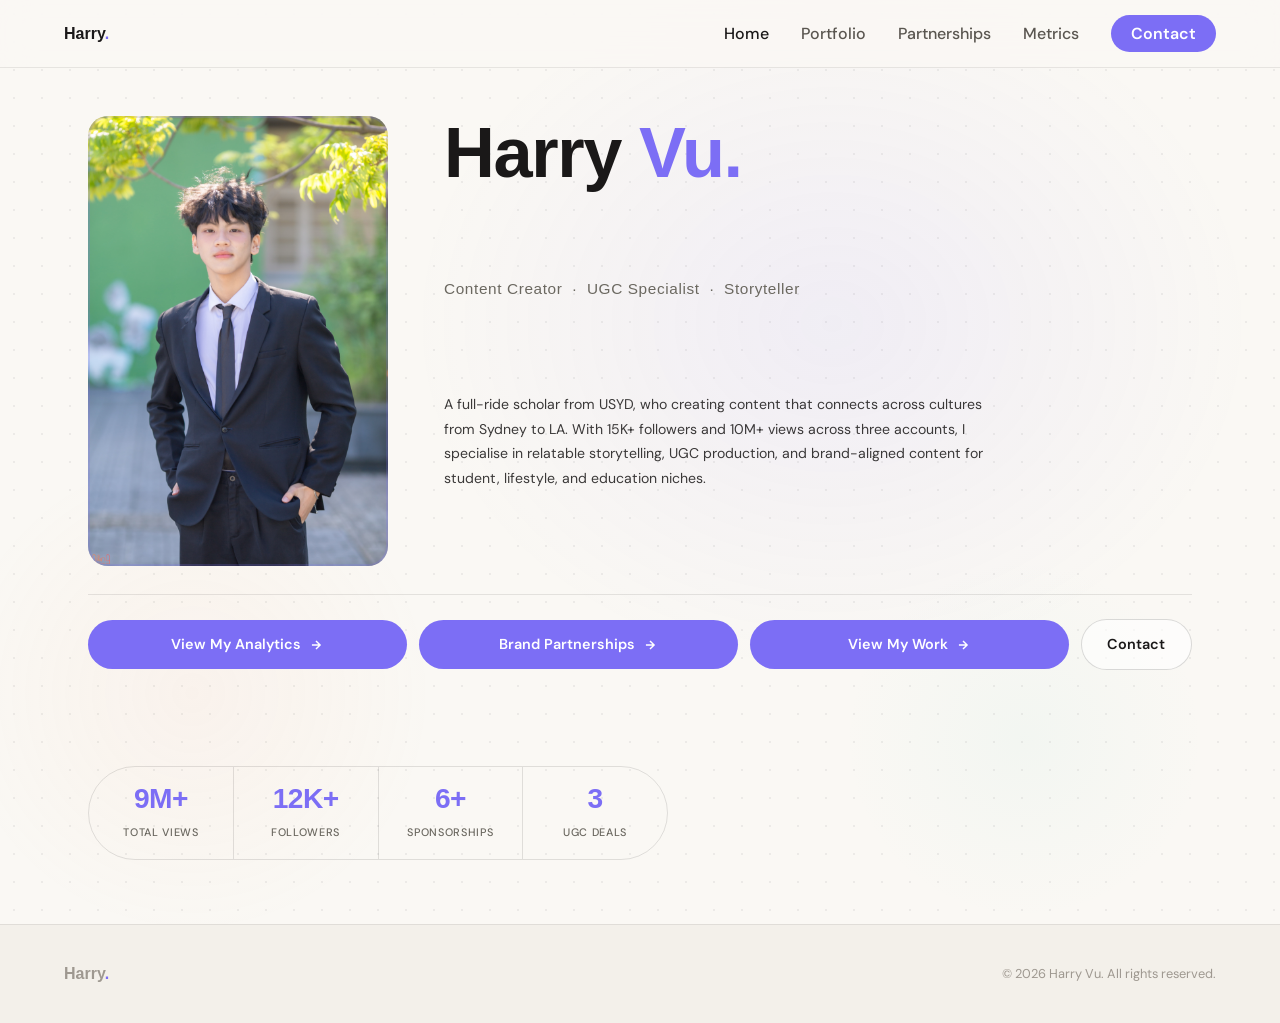
<file: index.html>
<!DOCTYPE html>
<html lang="en">
<head>
<meta charset="UTF-8" />
<meta name="viewport" content="width=device-width, initial-scale=1.0" />
<title>Harry Vu — Content Creator & UGC Specialist</title>
<meta name="description" content="Harry Vu: TikTok & Instagram content creator, UGC specialist, and student-oriented community builder with 10M+ views." />
<link rel="stylesheet" href="styles.css" />
<style>

  /* ── Wide layout: use more of the screen ── */
  :root {
    --max-w: 1280px;
    --photo-w: 300px;
    --col-gap: 3.5rem;
  }

  .nav__inner {
    max-width: var(--max-w);
    padding: 0 5vw;
  }

  /* ── Hero outer: full-height, centred ── */
  .hero {
    min-height: 100svh;
    display: flex;
    align-items: center;
    padding: calc(var(--nav-h) + 3rem) 5vw 4rem;
    box-sizing: border-box;
  }

  /* ── Hero content: CSS grid
      Col 1 = photo (fixed width, rows 1-3 = name/tagline/bio)
      Col 2 = text  (rows 1-3)
      Row 4 = buttons  (spans both cols)
      Row 5 = stats    (spans both cols)
  ── */
  .hero__content {
    max-width: var(--max-w);
    margin: 0 auto;
    width: 100%;
    display: grid;
    grid-template-columns: var(--photo-w) 1fr;
    grid-template-rows: auto auto auto auto auto;
    column-gap: var(--col-gap);
    align-items: start;
  }

  /* ── Photo: left column, rows 1-3, height = those rows ── */
  .hero__photo-col {
    grid-column: 1;
    grid-row: 1 / 4;           /* spans name → bio rows */
    align-self: stretch;        /* stretches to match the text block height */
  }

  .hero__photo-wrap {
    width: 100%;
    height: 100%;
    min-height: 240px;
    border-radius: 20px;
    overflow: hidden;
  }

  .hero__photo-wrap img {
    width: 100%;
    height: 100%;
    object-fit: cover;
    object-position: top center;
    display: block;
  }

  .hero__photo-wrap::after {
    content: '';
    position: absolute;
    inset: 0;
    border-radius: 20px;
    box-shadow: inset 0 0 0 2px rgba(124,110,245,0.2);
    pointer-events: none;
  }

  /* Position wrapper needed for ::after */
  .hero__photo-col-inner {
    position: relative;
    width: 100%;
    height: 100%;
  }

  /* ── Text: right column ── */
  .hero__name-row  { grid-column: 2; grid-row: 1; padding-bottom: 0.75rem; }
  .hero__tag-row   { grid-column: 2; grid-row: 2; padding-bottom: 0.9rem; }
  .hero__bio-row   { grid-column: 2; grid-row: 3; }

  /* ── Divider row (thin line before buttons) ── */
  .hero__divider {
    grid-column: 1 / -1;
    grid-row: 4;
    height: 1px;
    background: rgba(26,24,24,0.1);
    margin: 1.75rem 0 1.5rem;
  }

  /* ── Buttons: full width, single row ── */
  .hero__actions {
    grid-column: 1 / -1;
    grid-row: 5;
    display: flex;
    flex-wrap: nowrap;
    gap: 0.75rem;
    align-items: center;
    padding-bottom: 1.5rem;
  }

  .hero__actions .btn {
    white-space: nowrap;
    flex: 1;
    justify-content: center;
    text-align: center;
  }

  /* Ghost contact button stays compact, doesn't stretch */
  .hero__actions .btn--ghost {
    flex: 0 0 auto;
    padding-left: 1.6rem;
    padding-right: 1.6rem;
  }

  /* ── Stats: squircle container matching button row ── */
  .hero__content .stats-strip {
    grid-column: 1 / -1;
    grid-row: 6;
    display: flex !important;
    flex-wrap: nowrap !important;
    gap: 0 !important;
    border: 1.5px solid rgba(26,24,24,0.12) !important;
    border-radius: 100px !important;
    background: transparent !important;
    padding: 0 !important;
    margin: 0 !important;
    box-shadow: none !important;
    overflow: hidden !important;
  }

  .hero__content .stats-strip .stat {
    flex: 1 !important;
    display: flex !important;
    flex-direction: column !important;
    align-items: center !important;
    justify-content: center !important;
    padding: 1.1rem 1rem !important;
    margin: 0 !important;
    border-right: 1.5px solid rgba(26,24,24,0.12) !important;
    border-top: none !important;
    border-bottom: none !important;
    border-left: none !important;
    border-radius: 0 !important;
    background: transparent !important;
    box-shadow: none !important;
    min-width: 0;
    text-align: center;
  }

  .hero__content .stats-strip .stat:last-child {
    border-right: none !important;
  }

  .hero__content .stats-strip .stat__number {
    font-family: 'Clash Display', sans-serif;
    font-size: clamp(1.4rem, 2.2vw, 2.1rem) !important;
    font-weight: 700;
    color: var(--accent);
    line-height: 1;
    letter-spacing: -0.02em;
    white-space: nowrap;
  }

  .hero__content .stats-strip .stat__label {
    font-size: 0.68rem;
    color: var(--text-muted, #6b6860);
    margin-top: 0.35rem;
    letter-spacing: 0.06em;
    text-transform: uppercase;
    font-weight: 500;
    white-space: nowrap;
  }

  /* ── Name ── */
  .hero__name {
    font-size: clamp(3rem, 5.5vw, 6rem);
    line-height: 1.05;
    margin: 0;
    white-space: nowrap;
  }

  .hero__name span { color: var(--accent); }

  /* ── Tagline ── */
  .hero__tagline {
    font-size: clamp(0.88rem, 1.2vw, 1.05rem);
    color: var(--text-muted, #6b6860);
    letter-spacing: 0.04em;
    margin: 0;
  }

  /* ── Bio ── */
  .hero__bio {
    font-size: clamp(0.88rem, 1.1vw, 1rem);
    line-height: 1.75;
    color: var(--text);
    opacity: 0.85;
    margin: 0;
  }

  /* ── Footer wider ── */
  .footer__inner {
    max-width: var(--max-w);
    padding: 0 5vw;
    margin: 0 auto;
  }

  /* ────────────────────────────────────────────
     RESPONSIVE: collapse below 820px
  ──────────────────────────────────────────── */
  @media (max-width: 820px) {
    .hero__content {
      grid-template-columns: 1fr;
      grid-template-rows: auto;
    }

    .hero__photo-col  { grid-column: 1; grid-row: auto; align-self: auto; }
    .hero__name-row   { grid-column: 1; grid-row: auto; padding-top: 1.25rem; }
    .hero__tag-row    { grid-column: 1; grid-row: auto; }
    .hero__bio-row    { grid-column: 1; grid-row: auto; }
    .hero__divider    { grid-column: 1; grid-row: auto; }
    .hero__actions    { grid-column: 1; grid-row: auto; flex-wrap: wrap; }
    .hero__content .stats-strip { grid-column: 1; grid-row: auto; flex-wrap: wrap !important; border-radius: 20px !important; }

    .hero__photo-wrap {
      height: 280px;
      min-height: unset;
    }

    .hero__actions .btn { flex: 1 1 45%; }
    .hero__actions .btn--ghost { flex: 0 0 auto; }

    .hero__content .stats-strip .stat {
      flex: 1 1 50% !important;
      border-right: 1.5px solid rgba(26,24,24,0.12) !important;
      border-bottom: 1.5px solid rgba(26,24,24,0.12) !important;
      margin: 0 !important;
    }
    .hero__content .stats-strip .stat:nth-child(2) { border-right: none !important; }
    .hero__content .stats-strip .stat:nth-child(3),
    .hero__content .stats-strip .stat:nth-child(4) { border-bottom: none !important; }
    .hero__content .stats-strip .stat:nth-child(4) { border-right: none !important; }

    .hero__name { white-space: normal; }
  }

  @media (max-width: 480px) {
    .hero__actions { flex-direction: column; }
    .hero__actions .btn,
    .hero__actions .btn--ghost { flex: unset; width: 100%; }
  }
</style>
</head>
<body>

<nav class="nav">
  <div class="nav__inner">
    <a href="index.html" class="nav__logo">Harry<span>.</span></a>
    <ul class="nav__links">
      <li><a href="index.html">Home</a></li>
      <li><a href="portfolio.html">Portfolio</a></li>
      <li><a href="partnerships.html">Partnerships</a></li>
      <li><a href="metrics.html">Metrics</a></li>
      <li><a href="contact.html" class="nav__cta">Contact</a></li>
    </ul>
    <button class="nav__hamburger" aria-label="Menu"><span></span><span></span><span></span></button>
  </div>
</nav>

<div class="nav__mobile">
  <a href="index.html">Home</a>
  <a href="portfolio.html">Portfolio</a>
  <a href="partnerships.html">Partnerships</a>
  <a href="metrics.html">Metrics</a>
  <a href="contact.html">Contact →</a>
</div>

<section class="hero">
  <div class="hero__bg"></div>

  <div class="hero__content">

    <!-- COL 1, ROWS 1-3: Photo, height-matched to text block -->
    <div class="hero__photo-col fade-in delay-1">
      <div class="hero__photo-col-inner">
        <div class="hero__photo-wrap">
          <img src="harry-photo.jpg" alt="Harry Vu" />
        </div>
      </div>
    </div>

    <!-- COL 2, ROW 1: Name -->
    <div class="hero__name-row fade-in delay-1">
      <h1 class="hero__name">Harry <span>Vu.</span></h1>
    </div>

    <!-- COL 2, ROW 2: Tagline -->
    <div class="hero__tag-row fade-in delay-2">
      <p class="hero__tagline">Content Creator &nbsp;·&nbsp; UGC Specialist &nbsp;·&nbsp; Storyteller</p>
    </div>

    <!-- COL 2, ROW 3: Bio -->
    <div class="hero__bio-row fade-in delay-2">
      <p class="hero__bio">
        A full-ride scholar from USYD, who creating content that connects across cultures from Sydney to LA. With 15K+ followers and 10M+ views across three accounts, I specialise in relatable storytelling, UGC production, and brand-aligned content for student, lifestyle, and education niches.
      </p>
    </div>

    <!-- FULL WIDTH, ROW 4: Divider -->
    <div class="hero__divider"></div>

    <!-- FULL WIDTH, ROW 5: Action buttons -->
    <div class="hero__actions fade-in delay-3">
      <a href="metrics.html" class="btn btn--primary">
        View My Analytics
        <svg width="14" height="14" viewBox="0 0 24 24" fill="none" stroke="currentColor" stroke-width="2.5"><path d="M5 12h14M12 5l7 7-7 7"/></svg>
      </a>
      <a href="partnerships.html" class="btn btn--primary">
        Brand Partnerships
        <svg width="14" height="14" viewBox="0 0 24 24" fill="none" stroke="currentColor" stroke-width="2.5"><path d="M5 12h14M12 5l7 7-7 7"/></svg>
      </a>
      <a href="portfolio.html" class="btn btn--primary">
        View My Work
        <svg width="14" height="14" viewBox="0 0 24 24" fill="none" stroke="currentColor" stroke-width="2.5"><path d="M5 12h14M12 5l7 7-7 7"/></svg>
      </a>
      <a href="contact.html" class="btn btn--ghost">Contact</a>
    </div>

    <!-- FULL WIDTH, ROW 6: Stats -->
    <div class="stats-strip fade-in delay-4">
      <div class="stat">
        <div class="stat__number" data-count="10" data-suffix="M+">10M+</div>
        <div class="stat__label">Total Views</div>
      </div>
      <div class="stat">
        <div class="stat__number" data-count="13" data-suffix="K+">13K+</div>
        <div class="stat__label">Followers</div>
      </div>
      <div class="stat">
        <div class="stat__number" data-count="7" data-suffix="+">7+</div>
        <div class="stat__label">Sponsorships</div>
      </div>
      <div class="stat">
        <div class="stat__number" data-count="4" data-suffix="">4</div>
        <div class="stat__label">UGC Deals</div>
      </div>
    </div>

  </div><!-- /hero__content -->
</section>

<footer>
  <div class="footer__inner">
    <span class="footer__logo">Harry<span>.</span></span>
    <span class="footer__copy">© <span id="yr"></span> Harry Vu. All rights reserved.</span>
  </div>
</footer>

<script src="main.js"></script>
<script>document.getElementById('yr').textContent = new Date().getFullYear();</script>
</body>
</html>
</file>
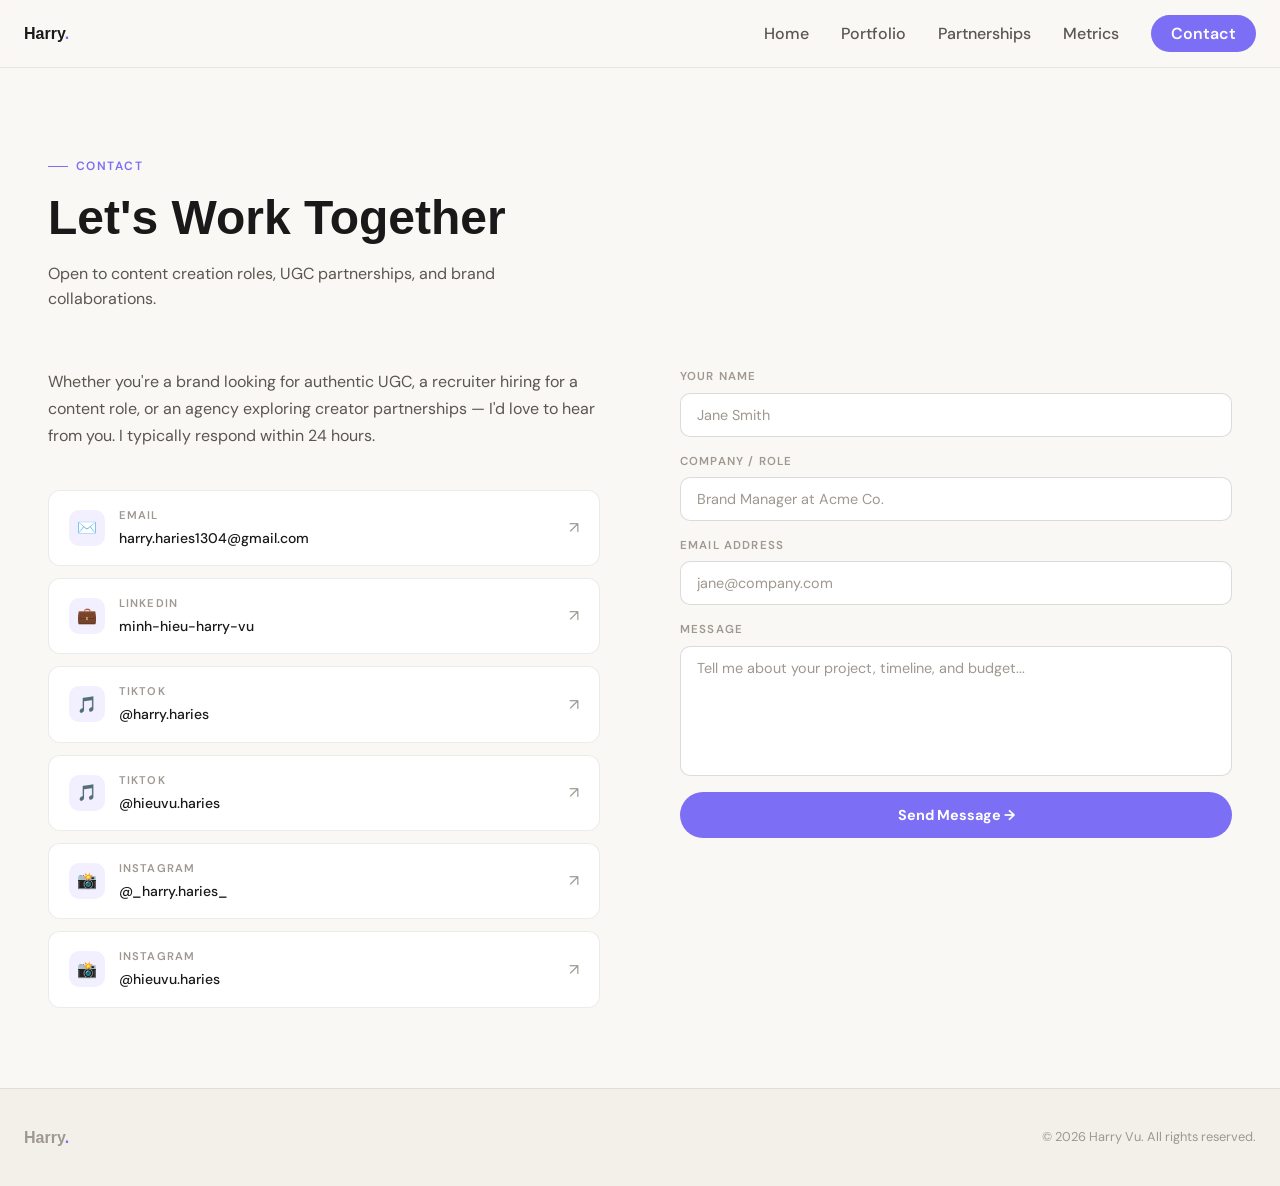
<file: contact.html>
<!DOCTYPE html>
<html lang="en">
<head>
  <meta charset="UTF-8" />
  <meta name="viewport" content="width=device-width, initial-scale=1.0" />
  <title>Contact — Harry Vu</title>
  <link rel="stylesheet" href="styles.css" />
</head>
<body>

  <!-- ============ NAV ============ -->
  <nav class="nav">
    <div class="nav__inner">
      <a href="index.html" class="nav__logo">Harry<span>.</span></a>
      <ul class="nav__links">
        <li><a href="index.html">Home</a></li>
        <li><a href="portfolio.html">Portfolio</a></li>
        <li><a href="partnerships.html">Partnerships</a></li>
        <li><a href="metrics.html">Metrics</a></li>
        <li><a href="contact.html" class="nav__cta">Contact</a></li>
      </ul>
      <button class="nav__hamburger" aria-label="Menu">
        <span></span><span></span><span></span>
      </button>
    </div>
  </nav>
  <div class="nav__mobile">
    <a href="index.html">Home</a>
    <a href="portfolio.html">Portfolio</a>
    <a href="partnerships.html">Partnerships</a>
    <a href="metrics.html">Metrics</a>
    <a href="contact.html">Contact →</a>
  </div>

  <!-- ============ PAGE HEADER ============ -->
  <div style="padding-top: var(--nav-h);"></div>
  <section class="section">
    <div class="container">

      <span class="label fade-in">Contact</span>
      <h1 class="section-title fade-in delay-1">Let's Work Together</h1>
      <!-- === UPDATE: Edit the CTA line below === -->
      <p class="section-sub fade-in delay-2">
        Open to content creation roles, UGC partnerships, and brand collaborations.
      </p>

      <div class="contact-grid fade-in delay-2">

        <!-- ============ LEFT: Contact channels ============ -->
        <div>
          <p class="contact-cta">
            <!-- === UPDATE: Personalise this blurb if needed === -->
            Whether you're a brand looking for authentic UGC, a recruiter hiring for a content role, or an agency exploring creator partnerships — I'd love to hear from you. I typically respond within 24 hours.
          </p>

          <div class="contact-links">

            <!-- Email -->
            <!-- === UPDATE: Replace email address if different === -->
            <a href="mailto:harry.haries1304@gmail.com" class="contact-link">
              <div class="contact-link__icon">✉️</div>
              <div class="contact-link__text">
                <div class="contact-link__platform">Email</div>
                <div class="contact-link__value">harry.haries1304@gmail.com</div>
              </div>
              <span class="contact-link__arrow">↗</span>
            </a>

            <!-- LinkedIn -->
            <!-- === UPDATE: Replace LinkedIn URL if different === -->
            <a href="https://www.linkedin.com/in/minh-hieu-harry-vu" target="_blank" rel="noopener" class="contact-link">
              <div class="contact-link__icon">💼</div>
              <div class="contact-link__text">
                <div class="contact-link__platform">LinkedIn</div>
                <div class="contact-link__value">minh-hieu-harry-vu</div>
              </div>
              <span class="contact-link__arrow">↗</span>
            </a>

            <!-- TikTok -->
            <a href="https://www.tiktok.com/@harry.haries" target="_blank" rel="noopener" class="contact-link">
              <div class="contact-link__icon">🎵</div>
              <div class="contact-link__text">
                <div class="contact-link__platform">TikTok</div>
                <div class="contact-link__value">@harry.haries</div>
              </div>
              <span class="contact-link__arrow">↗</span>
            </a>

            <a href="https://www.tiktok.com/@hieuvu.haries" target="_blank" rel="noopener" class="contact-link">
              <div class="contact-link__icon">🎵</div>
              <div class="contact-link__text">
                <div class="contact-link__platform">TikTok</div>
                <div class="contact-link__value">@hieuvu.haries</div>
              </div>
              <span class="contact-link__arrow">↗</span>
            </a>

            <!-- Instagram -->
            <a href="https://www.instagram.com/_harry.haries_/" target="_blank" rel="noopener" class="contact-link">
              <div class="contact-link__icon">📸</div>
              <div class="contact-link__text">
                <div class="contact-link__platform">Instagram</div>
                <div class="contact-link__value">@_harry.haries_</div>
              </div>
              <span class="contact-link__arrow">↗</span>
            </a>

            <a href="https://www.instagram.com/hieuvu.haries/" target="_blank" rel="noopener" class="contact-link">
              <div class="contact-link__icon">📸</div>
              <div class="contact-link__text">
                <div class="contact-link__platform">Instagram</div>
                <div class="contact-link__value">@hieuvu.haries</div>
              </div>
              <span class="contact-link__arrow">↗</span>
            </a>

          </div>
        </div>

        <!-- ============ RIGHT: Contact form ============ -->
        <!-- === TO DO: Wire up form to Formspree (formspree.io) or Netlify Forms for real submissions.
             See main.js initContactForm() for where to add backend logic. === -->
        <div>
          <form id="contact-form" class="contact-form" novalidate>

            <div class="form-field">
              <label for="name">Your Name</label>
              <input type="text" id="name" name="name" placeholder="Jane Smith" required />
            </div>

            <div class="form-field">
              <label for="company">Company / Role</label>
              <input type="text" id="company" name="company" placeholder="Brand Manager at Acme Co." />
            </div>

            <div class="form-field">
              <label for="email">Email Address</label>
              <input type="email" id="email" name="email" placeholder="jane@company.com" required />
            </div>

            <div class="form-field">
              <label for="message">Message</label>
              <textarea id="message" name="message" placeholder="Tell me about your project, timeline, and budget..." required></textarea>
            </div>

            <button type="submit" class="form-submit">Send Message →</button>

            <div id="form-success" class="form-success">
              ✓ Message sent! I'll be in touch within 24 hours.
            </div>

          </form>
        </div>

      </div>
    </div>
  </section>

  <!-- ============ FOOTER ============ -->
  <footer>
    <div class="footer__inner">
      <span class="footer__logo">Harry<span>.</span></span>
      <span class="footer__copy">© <span id="yr"></span> Harry Vu. All rights reserved.</span>
    </div>
  </footer>
  <script src="main.js"></script>
  <script>document.getElementById('yr').textContent = new Date().getFullYear();</script>
</body>
</html>
</file>
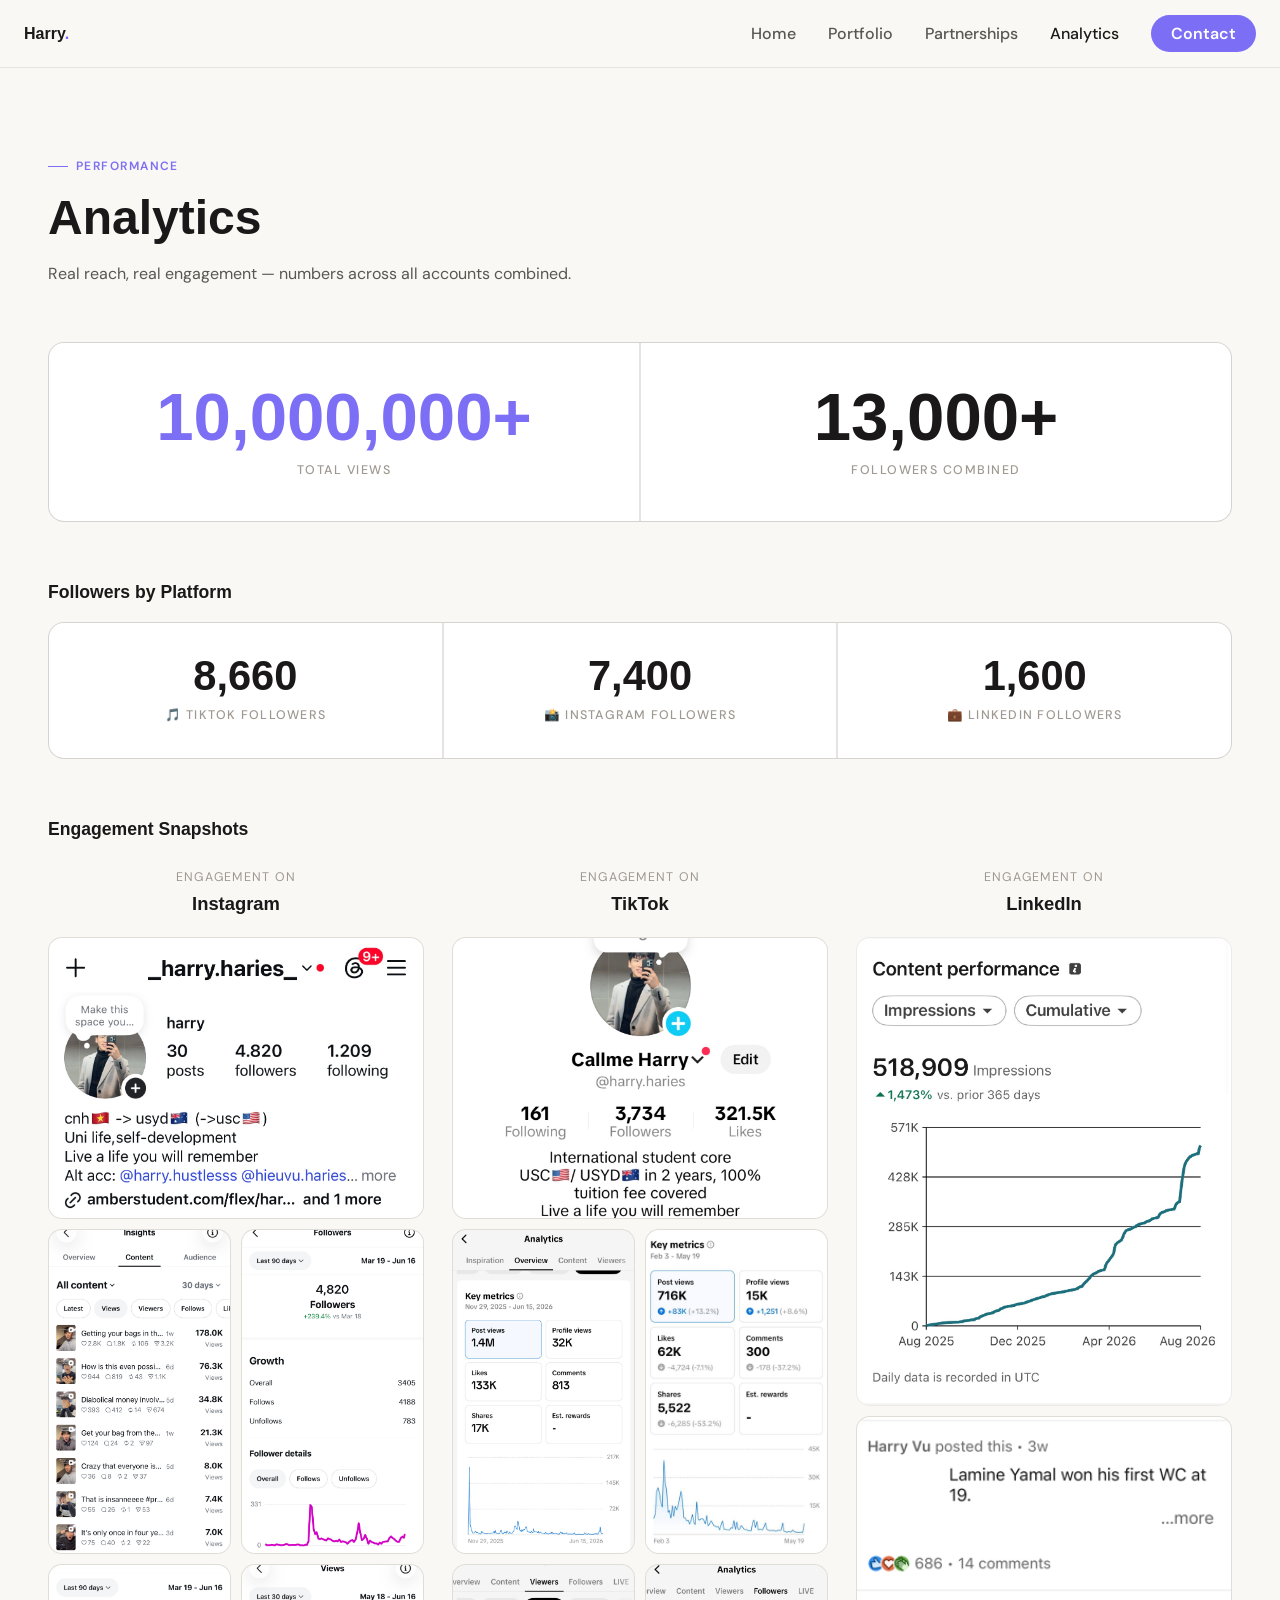
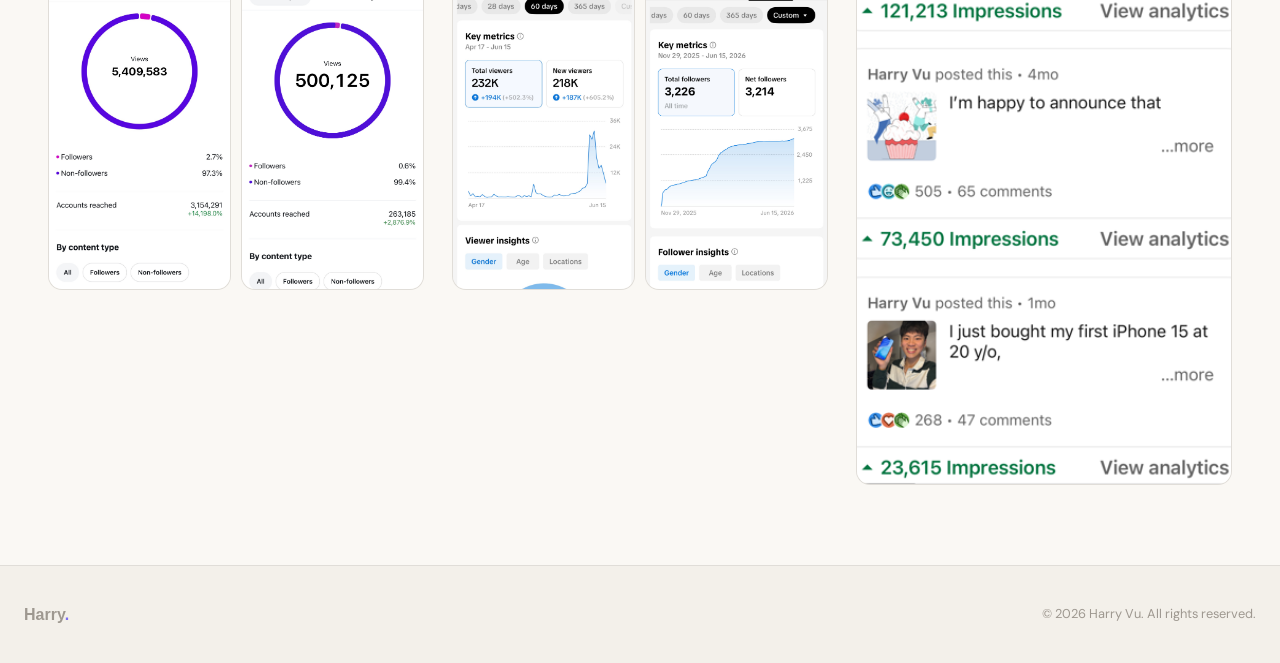
<file: metrics.html>
<!DOCTYPE html>
<html lang="en">
<head>
  <meta charset="UTF-8" />
  <meta name="viewport" content="width=device-width, initial-scale=1.0" />
  <title>Analytics — Harry Vu</title>
  <link rel="stylesheet" href="styles.css" />
  <style>
    @media (max-width: 860px) {
      .engagement-gallery { grid-template-columns: 1fr !important; gap: 36px !important; }
    }
  </style>
</head>
<body>
  <nav class="nav">
    <div class="nav__inner">
      <a href="index.html" class="nav__logo">Harry<span>.</span></a>
      <ul class="nav__links">
        <li><a href="index.html">Home</a></li>
        <li><a href="portfolio.html">Portfolio</a></li>
        <li><a href="partnerships.html">Partnerships</a></li>
        <li><a href="metrics.html">Analytics</a></li>
        <li><a href="contact.html" class="nav__cta">Contact</a></li>
      </ul>
      <button class="nav__hamburger" aria-label="Menu"><span></span><span></span><span></span></button>
    </div>
  </nav>
  <div class="nav__mobile">
    <a href="index.html">Home</a><a href="portfolio.html">Portfolio</a>
    <a href="partnerships.html">Partnerships</a><a href="metrics.html">Analytics</a>
    <a href="contact.html">Contact →</a>
  </div>

  <div style="padding-top: var(--nav-h);"></div>
  <section class="section">
    <div class="container">
      <span class="label fade-in">Performance</span>
      <h1 class="section-title fade-in delay-1">Analytics</h1>
      <p class="section-sub fade-in delay-2">Real reach, real engagement — numbers across all accounts combined.</p>

      <!-- Headline stats -->
      <div class="headline-stats fade-in delay-2">
        <div class="headline-stat">
          <div class="headline-stat__num accent" data-count="10000000" data-suffix="+">10M+</div>
          <div class="headline-stat__label">Total Views</div>
        </div>
        <div class="headline-stat">
          <div class="headline-stat__num" data-count="13000" data-suffix="+">13K+</div>
          <div class="headline-stat__label">Followers Combined</div>
        </div>
      </div>

      <!-- Followers by Platform -->
      <div class="fade-in delay-3" style="margin-bottom:56px;">
        <h2 style="font-family:var(--font-display);font-size:1.1rem;font-weight:700;color:var(--text);margin:0 0 16px;">Followers by Platform</h2>
        <div style="display:flex;flex-wrap:wrap;gap:2px;background:var(--border);border:1px solid var(--border);border-radius:16px;overflow:hidden;">
          <div style="flex:1;min-width:200px;background:var(--white);padding:32px 28px;text-align:center;">
            <div style="font-family:var(--font-display);font-size:clamp(1.8rem,4vw,2.6rem);font-weight:700;color:var(--text);line-height:1;margin-bottom:10px;">8,660</div>
            <div style="font-size:0.78rem;font-weight:500;text-transform:uppercase;letter-spacing:0.1em;color:var(--text-dim);">🎵 TikTok Followers</div>
          </div>
          <div style="flex:1;min-width:200px;background:var(--white);padding:32px 28px;text-align:center;">
            <div style="font-family:var(--font-display);font-size:clamp(1.8rem,4vw,2.6rem);font-weight:700;color:var(--text);line-height:1;margin-bottom:10px;">7,400</div>
            <div style="font-size:0.78rem;font-weight:500;text-transform:uppercase;letter-spacing:0.1em;color:var(--text-dim);">📸 Instagram Followers</div>
          </div>
          <div style="flex:1;min-width:200px;background:var(--white);padding:32px 28px;text-align:center;">
            <div style="font-family:var(--font-display);font-size:clamp(1.8rem,4vw,2.6rem);font-weight:700;color:var(--text);line-height:1;margin-bottom:10px;">1,600</div>
            <div style="font-size:0.78rem;font-weight:500;text-transform:uppercase;letter-spacing:0.1em;color:var(--text-dim);">💼 LinkedIn Followers</div>
          </div>
        </div>
      </div>

      <!-- Engagement Galleries: Instagram / TikTok / LinkedIn -->
      <div class="fade-in delay-3" style="margin-top:24px;">
        <h2 style="font-family:var(--font-display);font-size:1.1rem;font-weight:700;color:var(--text);margin:0 0 24px;">Engagement Snapshots</h2>

        <div class="engagement-gallery" style="display:grid;grid-template-columns:repeat(3, 1fr);gap:28px;">

          <!-- INSTAGRAM COLUMN -->
          <div>
            <div style="text-align:center;margin-bottom:18px;">
              <div style="font-size:0.78rem;color:var(--text-dim);text-transform:uppercase;letter-spacing:0.1em;margin-bottom:2px;">Engagement on</div>
              <div style="font-family:var(--font-display);font-size:1.15rem;font-weight:700;color:var(--text);">Instagram</div>
            </div>

            <!-- 4:3 handle/profile card -->
            <div style="aspect-ratio:4/3;border-radius:14px;overflow:hidden;background:var(--bg-2);border:1px solid var(--border);margin-bottom:10px;">
              <img src="ig-profile-card.jpg" alt="Instagram profile @harry.haries" style="width:100%;height:100%;object-fit:cover;display:block;" />
            </div>

            <!-- 9:16 stat screenshots -->
            <div style="display:grid;grid-template-columns:1fr 1fr;gap:10px;">
              <div style="aspect-ratio:9/16;border-radius:14px;overflow:hidden;background:var(--bg-2);border:1px solid var(--border);">
                <img src="ig-stat-1.jpg" alt="Instagram analytics screenshot 1" style="width:100%;height:100%;object-fit:cover;display:block;" />
              </div>
              <div style="aspect-ratio:9/16;border-radius:14px;overflow:hidden;background:var(--bg-2);border:1px solid var(--border);">
                <img src="ig-stat-2.jpg" alt="Instagram analytics screenshot 2" style="width:100%;height:100%;object-fit:cover;display:block;" />
              </div>
              <div style="aspect-ratio:9/16;border-radius:14px;overflow:hidden;background:var(--bg-2);border:1px solid var(--border);">
                <img src="ig-stat-3.jpg" alt="Instagram analytics screenshot 3" style="width:100%;height:100%;object-fit:cover;display:block;" />
              </div>
              <div style="aspect-ratio:9/16;border-radius:14px;overflow:hidden;background:var(--bg-2);border:1px solid var(--border);">
                <img src="ig-stat-4.jpg" alt="Instagram analytics screenshot 4" style="width:100%;height:100%;object-fit:cover;display:block;" />
              </div>
            </div>
          </div>

          <!-- TIKTOK COLUMN -->
          <div>
            <div style="text-align:center;margin-bottom:18px;">
              <div style="font-size:0.78rem;color:var(--text-dim);text-transform:uppercase;letter-spacing:0.1em;margin-bottom:2px;">Engagement on</div>
              <div style="font-family:var(--font-display);font-size:1.15rem;font-weight:700;color:var(--text);">TikTok</div>
            </div>

            <!-- 4:3 handle/profile card -->
            <div style="aspect-ratio:4/3;border-radius:14px;overflow:hidden;background:var(--bg-2);border:1px solid var(--border);margin-bottom:10px;">
              <img src="tiktok-profile-card.jpg" alt="TikTok profile @harry.haries" style="width:100%;height:100%;object-fit:cover;display:block;" />
            </div>

            <!-- 9:16 stat screenshots -->
            <div style="display:grid;grid-template-columns:1fr 1fr;gap:10px;">
              <div style="aspect-ratio:9/16;border-radius:14px;overflow:hidden;background:var(--bg-2);border:1px solid var(--border);">
                <img src="tiktok-stat-1.jpg" alt="TikTok analytics screenshot 1" style="width:100%;height:100%;object-fit:cover;display:block;" />
              </div>
              <div style="aspect-ratio:9/16;border-radius:14px;overflow:hidden;background:var(--bg-2);border:1px solid var(--border);">
                <img src="tiktok-stat-2.jpg" alt="TikTok analytics screenshot 2" style="width:100%;height:100%;object-fit:cover;display:block;" />
              </div>
              <div style="aspect-ratio:9/16;border-radius:14px;overflow:hidden;background:var(--bg-2);border:1px solid var(--border);">
                <img src="tiktok-stat-3.jpg" alt="TikTok analytics screenshot 3" style="width:100%;height:100%;object-fit:cover;display:block;" />
              </div>
              <div style="aspect-ratio:9/16;border-radius:14px;overflow:hidden;background:var(--bg-2);border:1px solid var(--border);">
                <img src="tiktok-stat-4.jpg" alt="TikTok analytics screenshot 4" style="width:100%;height:100%;object-fit:cover;display:block;" />
              </div>
            </div>
          </div>

          <!-- LINKEDIN COLUMN -->
          <div>
            <div style="text-align:center;margin-bottom:18px;">
              <div style="font-size:0.78rem;color:var(--text-dim);text-transform:uppercase;letter-spacing:0.1em;margin-bottom:2px;">Engagement on</div>
              <div style="font-family:var(--font-display);font-size:1.15rem;font-weight:700;color:var(--text);">LinkedIn</div>
            </div>

            <!-- Impressions growth graph -->
            <div style="border-radius:14px;overflow:hidden;background:var(--white);border:1px solid var(--border);margin-bottom:10px;">
              <img src="linkedin-impressions-graph.jpg" alt="LinkedIn cumulative impressions — 518,909 impressions, up 1,473%" style="width:100%;height:auto;display:block;" />
            </div>

            <!-- Top performing posts screenshot -->
            <div style="aspect-ratio:9/16;border-radius:14px;overflow:hidden;background:var(--bg-2);border:1px solid var(--border);">
              <img src="linkedin-top-posts.png" alt="LinkedIn top performing posts" style="width:100%;height:100%;object-fit:cover;object-position:top center;display:block;" />
            </div>
          </div>

        </div>
      </div>

    </div>
  </section>

  <footer>
    <div class="footer__inner">
      <span class="footer__logo">Harry<span>.</span></span>
      <span class="footer__copy">© <span id="yr"></span> Harry Vu. All rights reserved.</span>
    </div>
  </footer>
  <script src="main.js"></script>
  <script>document.getElementById('yr').textContent = new Date().getFullYear();</script>
</body>
</html>
</file>
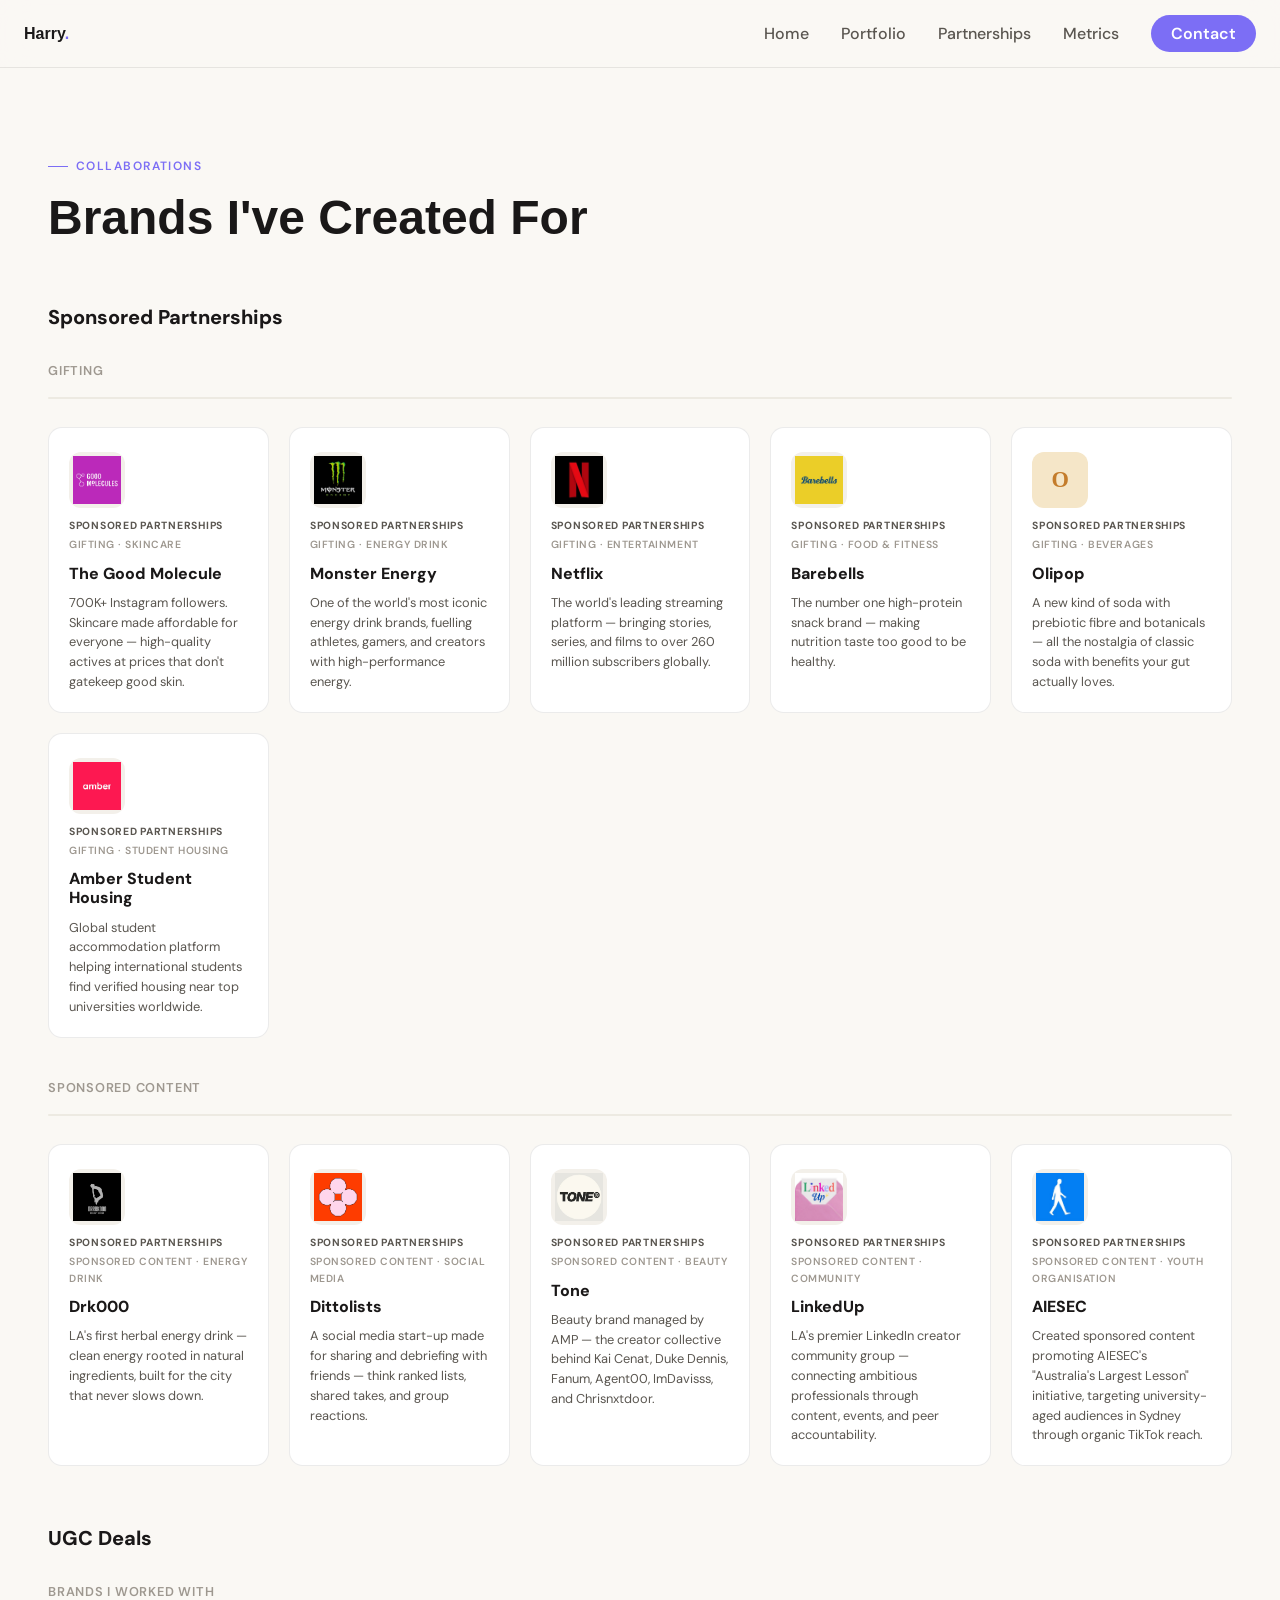
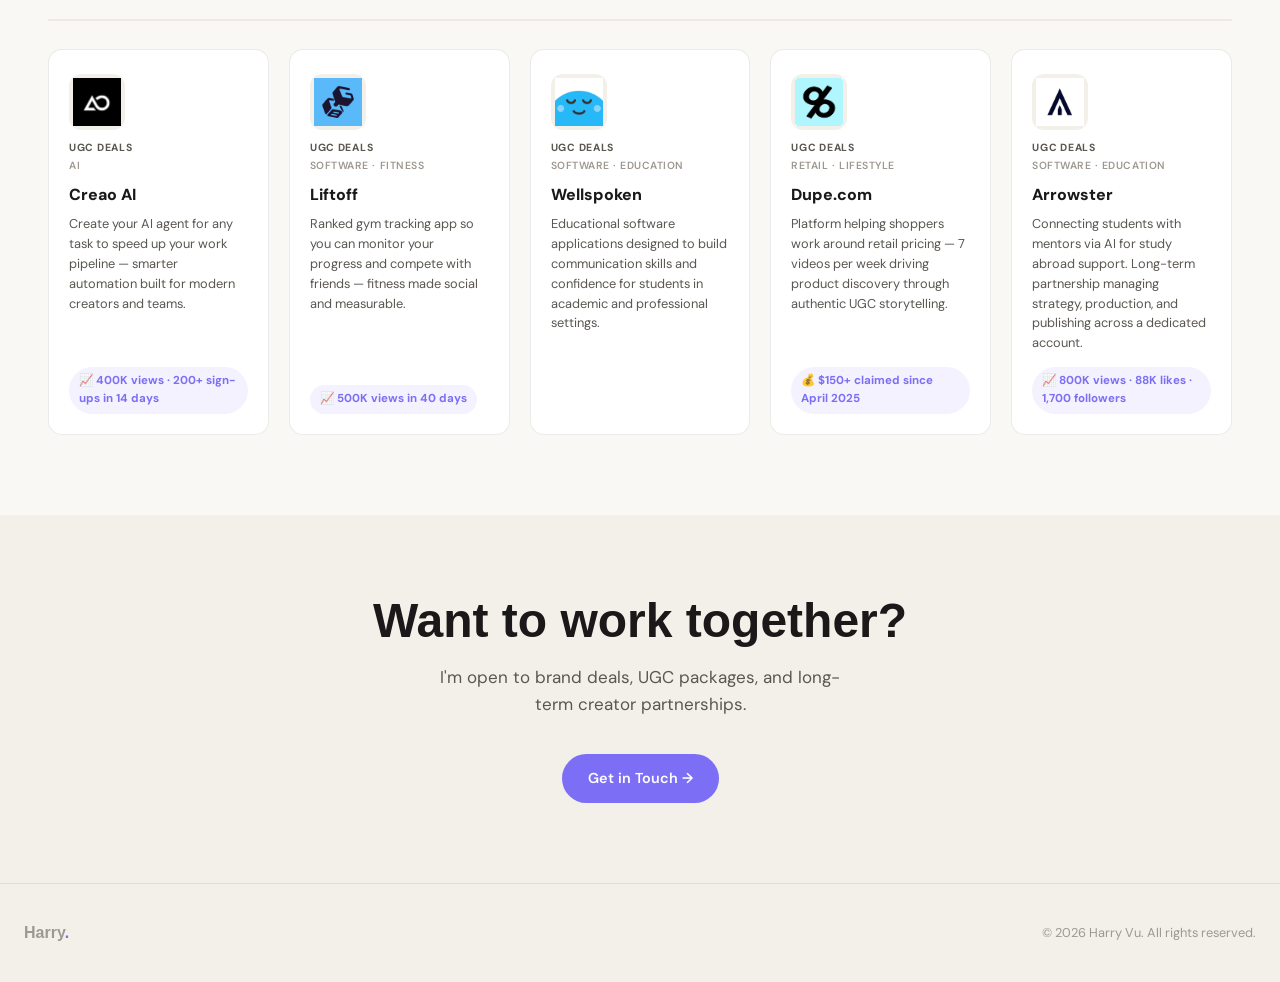
<file: partnership.html>
<!DOCTYPE html>
<html lang="en">
<head>
  <meta charset="UTF-8" />
  <meta name="viewport" content="width=device-width, initial-scale=1.0" />
  <title>Brand Partnerships — Harry Vu</title>
  <link rel="stylesheet" href="styles.css" />
  <style>
    /* ── Section dividers ── */
    .collab-section { margin-top: 56px; }
    .collab-section__header { margin-bottom: 28px; }
    .collab-section__title {
      font-size: 1.25rem;
      font-weight: 800;
      color: var(--text);
      margin: 0 0 4px;
    }
    .collab-section__sub {
      font-size: 0.8rem;
      font-weight: 600;
      letter-spacing: 0.06em;
      text-transform: uppercase;
      color: var(--text-dim);
    }
    .collab-divider {
      height: 2px;
      background: var(--bg-3);
      border-radius: 2px;
      margin-bottom: 28px;
    }

    /* ── Card grid ── */
    .collab-grid {
      display: grid;
      grid-template-columns: repeat(auto-fill, minmax(220px, 1fr));
      gap: 20px;
    }

    /* ── Base card ── */
    .collab-card {
      background: #fff;
      border: 1px solid var(--border, #edeae2);
      border-radius: 14px;
      padding: 24px 20px 20px;
      display: flex;
      flex-direction: column;
      gap: 10px;
      transition: transform 0.18s ease, box-shadow 0.18s ease;
    }
    .collab-card:hover {
      transform: translateY(-3px);
      box-shadow: 0 8px 24px rgba(0,0,0,0.07);
    }

    /* ── Logo ── */
    .collab-card__logo {
      width: 56px;
      height: 56px;
      border-radius: 12px;
      overflow: hidden;
      flex-shrink: 0;
      background: var(--bg-2);
      display: flex;
      align-items: center;
      justify-content: center;
    }
    .collab-card__logo img {
      width: 100%;
      height: 100%;
      object-fit: contain;
      padding: 4px;
    }

    /* ── Category labels ── */
    .collab-card__labels { display: flex; flex-direction: column; gap: 2px; }
    .collab-card__category {
      font-size: 0.65rem;
      font-weight: 700;
      letter-spacing: 0.07em;
      text-transform: uppercase;
      color: var(--text-mid);
    }
    .collab-card__subcategory {
      font-size: 0.65rem;
      font-weight: 600;
      letter-spacing: 0.05em;
      text-transform: uppercase;
      color: var(--text-dim);
    }

    /* ── Name & desc ── */
    .collab-card__name {
      font-size: 1rem;
      font-weight: 800;
      color: var(--text);
      margin: 0;
      line-height: 1.2;
    }
    .collab-card__desc {
      font-size: 0.8rem;
      color: var(--text-mid);
      line-height: 1.55;
      margin: 0;
      flex: 1;
    }

    /* ── Stat pill for UGC cards ── */
    .collab-card__stat {
      display: inline-flex;
      align-items: center;
      gap: 6px;
      background: rgba(124,110,245,0.09);
      color: var(--accent);
      font-size: 0.72rem;
      font-weight: 700;
      padding: 5px 10px;
      border-radius: 100px;
      margin-top: 4px;
      width: fit-content;
    }

  </style>
</head>
<body>
  <nav class="nav">
    <div class="nav__inner">
      <a href="index.html" class="nav__logo">Harry<span>.</span></a>
      <ul class="nav__links">
        <li><a href="index.html">Home</a></li>
        <li><a href="portfolio.html">Portfolio</a></li>
        <li><a href="partnerships.html">Partnerships</a></li>
        <li><a href="metrics.html">Metrics</a></li>
        <li><a href="contact.html" class="nav__cta">Contact</a></li>
      </ul>
      <button class="nav__hamburger" aria-label="Menu"><span></span><span></span><span></span></button>
    </div>
  </nav>
  <div class="nav__mobile">
    <a href="index.html">Home</a><a href="portfolio.html">Portfolio</a>
    <a href="partnerships.html">Partnerships</a><a href="metrics.html">Metrics</a>
    <a href="contact.html">Contact →</a>
  </div>

  <div style="padding-top: var(--nav-h);"></div>
  <section class="section">
    <div class="container">

      <span class="label fade-in">Collaborations</span>
      <h1 class="section-title fade-in delay-1">Brands I've Created For</h1>

      <!-- ═══════════════════════════════════════
           1. SPONSORED PARTNERSHIPS
      ═══════════════════════════════════════ -->
      <div class="collab-section fade-in delay-2">
        <div class="collab-section__header">
          <div class="collab-section__title">Sponsored Partnerships</div>
        </div>

        <!-- Gifting -->
        <div class="collab-section__sub" style="margin-bottom:16px;">Gifting</div>
        <div class="collab-divider"></div>
        <div class="collab-grid">

          <!-- The Good Molecule -->
          <div class="collab-card">
            <div class="collab-card__logo">
              <img src="the-good-molecule.jpg" alt="The Good Molecule" />
            </div>
            <div class="collab-card__labels">
              <span class="collab-card__category">Sponsored Partnerships</span>
              <span class="collab-card__subcategory">Gifting · Skincare</span>
            </div>
            <div class="collab-card__name">The Good Molecule</div>
            <p class="collab-card__desc">700K+ Instagram followers. Skincare made affordable for everyone — high-quality actives at prices that don't gatekeep good skin.</p>
          </div>

          <!-- Monster Energy -->
          <div class="collab-card">
            <div class="collab-card__logo">
              <img src="monster-energy.jpg" alt="Monster Energy" />
            </div>
            <div class="collab-card__labels">
              <span class="collab-card__category">Sponsored Partnerships</span>
              <span class="collab-card__subcategory">Gifting · Energy Drink</span>
            </div>
            <div class="collab-card__name">Monster Energy</div>
            <p class="collab-card__desc">One of the world's most iconic energy drink brands, fuelling athletes, gamers, and creators with high-performance energy.</p>
          </div>

          <!-- Netflix -->
          <div class="collab-card">
            <div class="collab-card__logo">
              <img src="netflix.jpg" alt="Netflix" />
            </div>
            <div class="collab-card__labels">
              <span class="collab-card__category">Sponsored Partnerships</span>
              <span class="collab-card__subcategory">Gifting · Entertainment</span>
            </div>
            <div class="collab-card__name">Netflix</div>
            <p class="collab-card__desc">The world's leading streaming platform — bringing stories, series, and films to over 260 million subscribers globally.</p>
          </div>

          <!-- Barebells -->
          <div class="collab-card">
            <div class="collab-card__logo">
              <img src="barebells.jpg" alt="Barebells" />
            </div>
            <div class="collab-card__labels">
              <span class="collab-card__category">Sponsored Partnerships</span>
              <span class="collab-card__subcategory">Gifting · Food & Fitness</span>
            </div>
            <div class="collab-card__name">Barebells</div>
            <p class="collab-card__desc">The number one high-protein snack brand — making nutrition taste too good to be healthy.</p>
          </div>

          <!-- Olipop -->
          <div class="collab-card">
            <div class="collab-card__logo" style="background:#f5e6c8;display:flex;align-items:center;justify-content:center;">
              <span style="font-size:1.4rem;font-weight:900;color:#c47c2b;font-family:serif;">O</span>
            </div>
            <div class="collab-card__labels">
              <span class="collab-card__category">Sponsored Partnerships</span>
              <span class="collab-card__subcategory">Gifting · Beverages</span>
            </div>
            <div class="collab-card__name">Olipop</div>
            <p class="collab-card__desc">A new kind of soda with prebiotic fibre and botanicals — all the nostalgia of classic soda with benefits your gut actually loves.</p>
          </div>

          <!-- Amber Student Housing -->
          <div class="collab-card">
            <div class="collab-card__logo">
              <img src="amber-student-housing.jpg" alt="Amber Student Housing" />
            </div>
            <div class="collab-card__labels">
              <span class="collab-card__category">Sponsored Partnerships</span>
              <span class="collab-card__subcategory">Gifting · Student Housing</span>
            </div>
            <div class="collab-card__name">Amber Student Housing</div>
            <p class="collab-card__desc">Global student accommodation platform helping international students find verified housing near top universities worldwide.</p>
          </div>

        </div><!-- /gifting grid -->

        <!-- Sponsored Content -->
        <div class="collab-section__sub" style="margin-top:40px;margin-bottom:16px;">Sponsored Content</div>
        <div class="collab-divider"></div>
        <div class="collab-grid">

          <!-- Drk000 -->
          <div class="collab-card">
            <div class="collab-card__logo">
              <img src="drk000-energy-drink.jpg" alt="Drk000 Energy Drink" />
            </div>
            <div class="collab-card__labels">
              <span class="collab-card__category">Sponsored Partnerships</span>
              <span class="collab-card__subcategory">Sponsored Content · Energy Drink</span>
            </div>
            <div class="collab-card__name">Drk000</div>
            <p class="collab-card__desc">LA's first herbal energy drink — clean energy rooted in natural ingredients, built for the city that never slows down.</p>
          </div>

          <!-- Dittolists -->
          <div class="collab-card">
            <div class="collab-card__logo">
              <img src="ditto-lists.jpg" alt="Dittolists" />
            </div>
            <div class="collab-card__labels">
              <span class="collab-card__category">Sponsored Partnerships</span>
              <span class="collab-card__subcategory">Sponsored Content · Social Media</span>
            </div>
            <div class="collab-card__name">Dittolists</div>
            <p class="collab-card__desc">A social media start-up made for sharing and debriefing with friends — think ranked lists, shared takes, and group reactions.</p>
          </div>

          <!-- Tone by AMP -->
          <div class="collab-card">
            <div class="collab-card__logo">
              <img src="tone-by-amp.jpg" alt="Tone by AMP" />
            </div>
            <div class="collab-card__labels">
              <span class="collab-card__category">Sponsored Partnerships</span>
              <span class="collab-card__subcategory">Sponsored Content · Beauty</span>
            </div>
            <div class="collab-card__name">Tone</div>
            <p class="collab-card__desc">Beauty brand managed by AMP — the creator collective behind Kai Cenat, Duke Dennis, Fanum, Agent00, ImDavisss, and Chrisnxtdoor.</p>
          </div>

          <!-- LinkedUp -->
          <div class="collab-card">
            <div class="collab-card__logo">
              <img src="linked-up.jpg" alt="LinkedUp" />
            </div>
            <div class="collab-card__labels">
              <span class="collab-card__category">Sponsored Partnerships</span>
              <span class="collab-card__subcategory">Sponsored Content · Community</span>
            </div>
            <div class="collab-card__name">LinkedUp</div>
            <p class="collab-card__desc">LA's premier LinkedIn creator community group — connecting ambitious professionals through content, events, and peer accountability.</p>
          </div>

          <!-- AIESEC -->
          <div class="collab-card">
            <div class="collab-card__logo">
              <img src="aiesec-logo.png" alt="AIESEC" />
            </div>
            <div class="collab-card__labels">
              <span class="collab-card__category">Sponsored Partnerships</span>
              <span class="collab-card__subcategory">Sponsored Content · Youth Organisation</span>
            </div>
            <div class="collab-card__name">AIESEC</div>
            <p class="collab-card__desc">Created sponsored content promoting AIESEC's "Australia's Largest Lesson" initiative, targeting university-aged audiences in Sydney through organic TikTok reach.</p>
          </div>

        </div><!-- /sponsored content grid -->
      </div><!-- /sponsored partnerships section -->


      <!-- ═══════════════════════════════════════
           2. UGC DEALS
      ═══════════════════════════════════════ -->
      <div class="collab-section fade-in delay-3">
        <div class="collab-section__header">
          <div class="collab-section__title">UGC Deals</div>
        </div>
        <div class="collab-section__sub" style="margin-bottom:16px;">Brands I Worked With</div>
        <div class="collab-divider"></div>
        <div class="collab-grid">

          <!-- Creao AI -->
          <div class="collab-card">
            <div class="collab-card__logo">
              <img src="creao-ai.jpg" alt="Creao AI" />
            </div>
            <div class="collab-card__labels">
              <span class="collab-card__category">UGC Deals</span>
              <span class="collab-card__subcategory">AI</span>
            </div>
            <div class="collab-card__name">Creao AI</div>
            <p class="collab-card__desc">Create your AI agent for any task to speed up your work pipeline — smarter automation built for modern creators and teams.</p>
            <span class="collab-card__stat">📈 400K views · 200+ sign-ups in 14 days</span>
          </div>

          <!-- Liftoff -->
          <div class="collab-card">
            <div class="collab-card__logo">
              <img src="liftoff.jpg" alt="Liftoff" />
            </div>
            <div class="collab-card__labels">
              <span class="collab-card__category">UGC Deals</span>
              <span class="collab-card__subcategory">Software · Fitness</span>
            </div>
            <div class="collab-card__name">Liftoff</div>
            <p class="collab-card__desc">Ranked gym tracking app so you can monitor your progress and compete with friends — fitness made social and measurable.</p>
            <span class="collab-card__stat">📈 500K views in 40 days</span>
          </div>

          <!-- Wellspoken -->
          <div class="collab-card">
            <div class="collab-card__logo">
              <img src="wellspoken-app.jpg" alt="Wellspoken" />
            </div>
            <div class="collab-card__labels">
              <span class="collab-card__category">UGC Deals</span>
              <span class="collab-card__subcategory">Software · Education</span>
            </div>
            <div class="collab-card__name">Wellspoken</div>
            <p class="collab-card__desc">Educational software applications designed to build communication skills and confidence for students in academic and professional settings.</p>
          </div>

          <!-- Dupe.com -->
          <div class="collab-card">
            <div class="collab-card__logo">
              <img src="dupe-logo.png" alt="Dupe.com" />
            </div>
            <div class="collab-card__labels">
              <span class="collab-card__category">UGC Deals</span>
              <span class="collab-card__subcategory">Retail · Lifestyle</span>
            </div>
            <div class="collab-card__name">Dupe.com</div>
            <p class="collab-card__desc">Platform helping shoppers work around retail pricing — 7 videos per week driving product discovery through authentic UGC storytelling.</p>
            <span class="collab-card__stat">💰 $150+ claimed since April 2025</span>
          </div>

          <!-- Arrowster -->
          <div class="collab-card">
            <div class="collab-card__logo">
              <img src="arrowster-logo.png" alt="Arrowster" />
            </div>
            <div class="collab-card__labels">
              <span class="collab-card__category">UGC Deals</span>
              <span class="collab-card__subcategory">Software · Education</span>
            </div>
            <div class="collab-card__name">Arrowster</div>
            <p class="collab-card__desc">Connecting students with mentors via AI for study abroad support. Long-term partnership managing strategy, production, and publishing across a dedicated account.</p>
            <span class="collab-card__stat">📈 800K views · 88K likes · 1,700 followers</span>
          </div>

        </div><!-- /ugc grid -->
      </div><!-- /ugc section -->

    </div>
  </section>

  <section class="section section--alt">
    <div class="container" style="text-align:center;">
      <h2 class="section-title fade-in" style="margin-bottom:16px;">Want to work together?</h2>
      <p class="fade-in delay-1" style="color:var(--text-mid);margin-bottom:36px;max-width:420px;margin-left:auto;margin-right:auto;">I'm open to brand deals, UGC packages, and long-term creator partnerships.</p>
      <a href="contact.html" class="btn btn--primary fade-in delay-2">Get in Touch →</a>
    </div>
  </section>

  <footer>
    <div class="footer__inner">
      <span class="footer__logo">Harry<span>.</span></span>
      <span class="footer__copy">© <span id="yr"></span> Harry Vu. All rights reserved.</span>
    </div>
  </footer>
  <script src="main.js"></script>
  <script>document.getElementById('yr').textContent = new Date().getFullYear();</script>
</body>
</html>
</file>
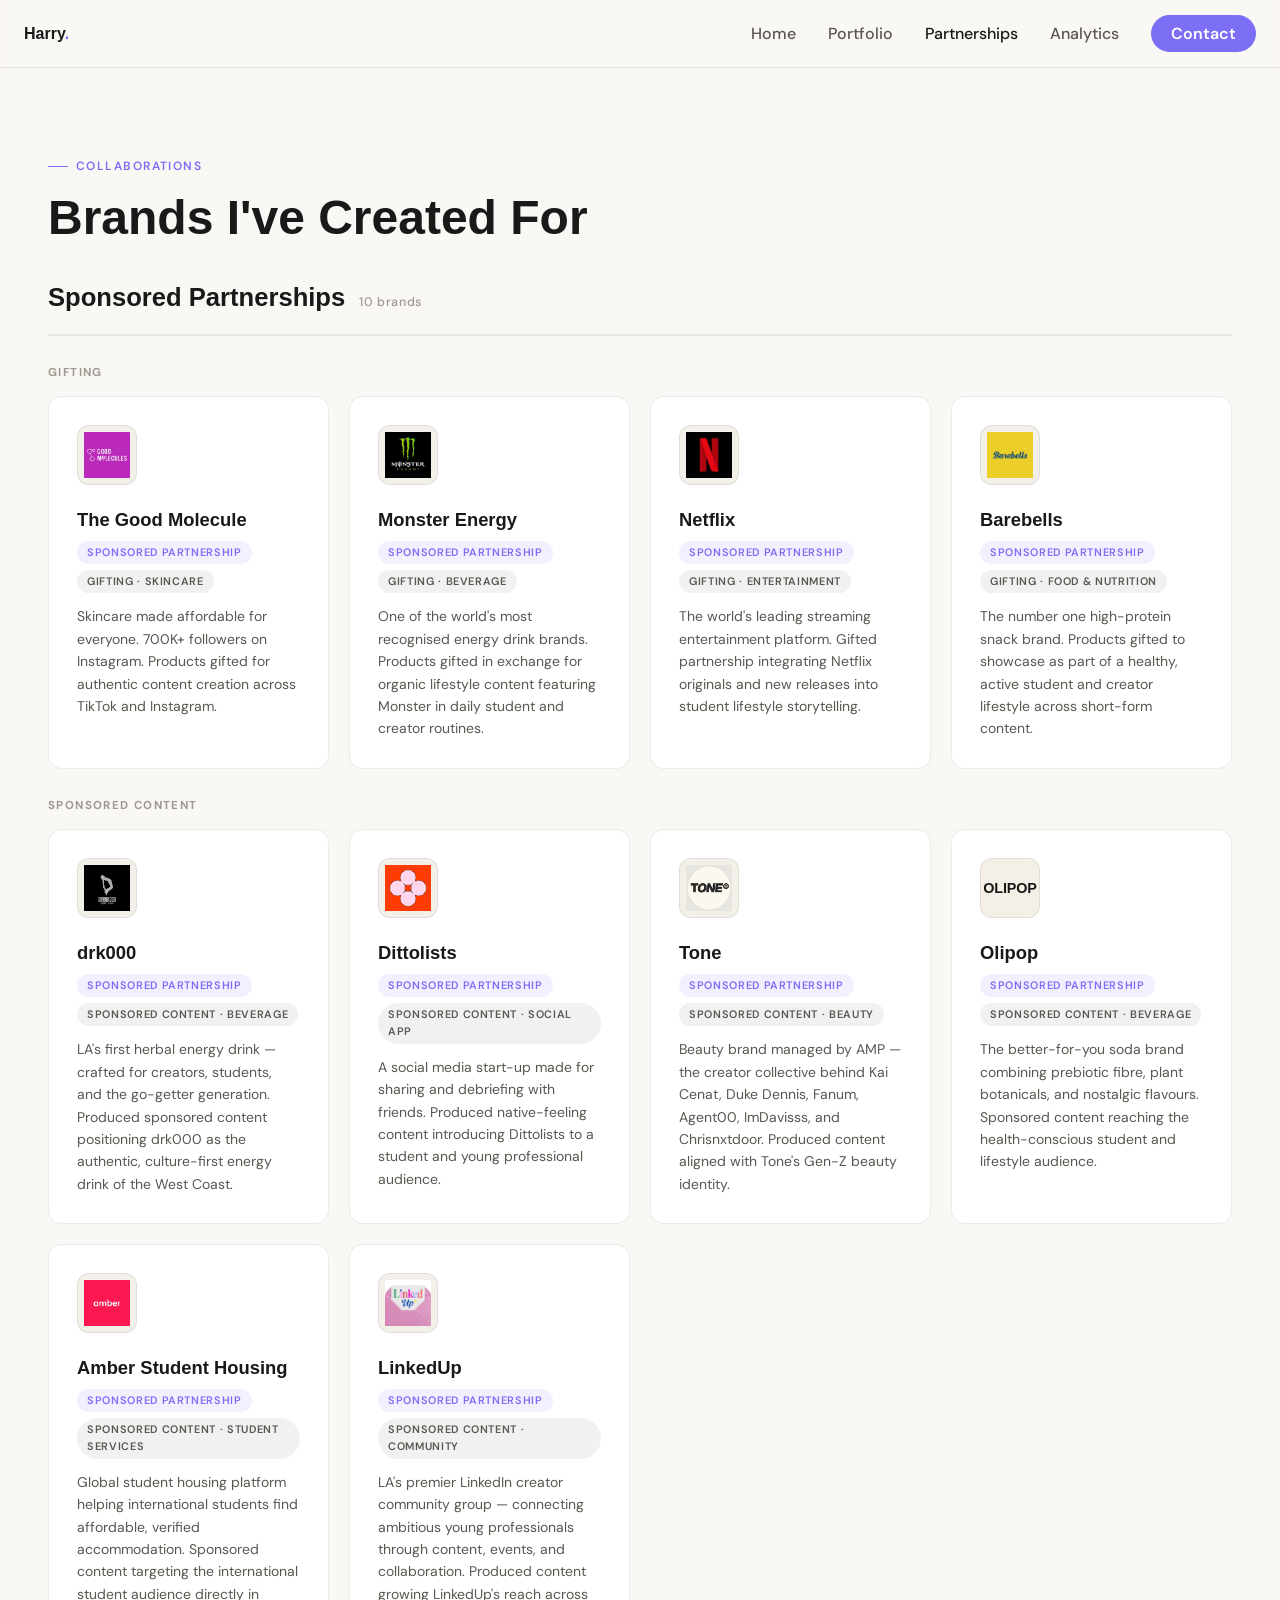
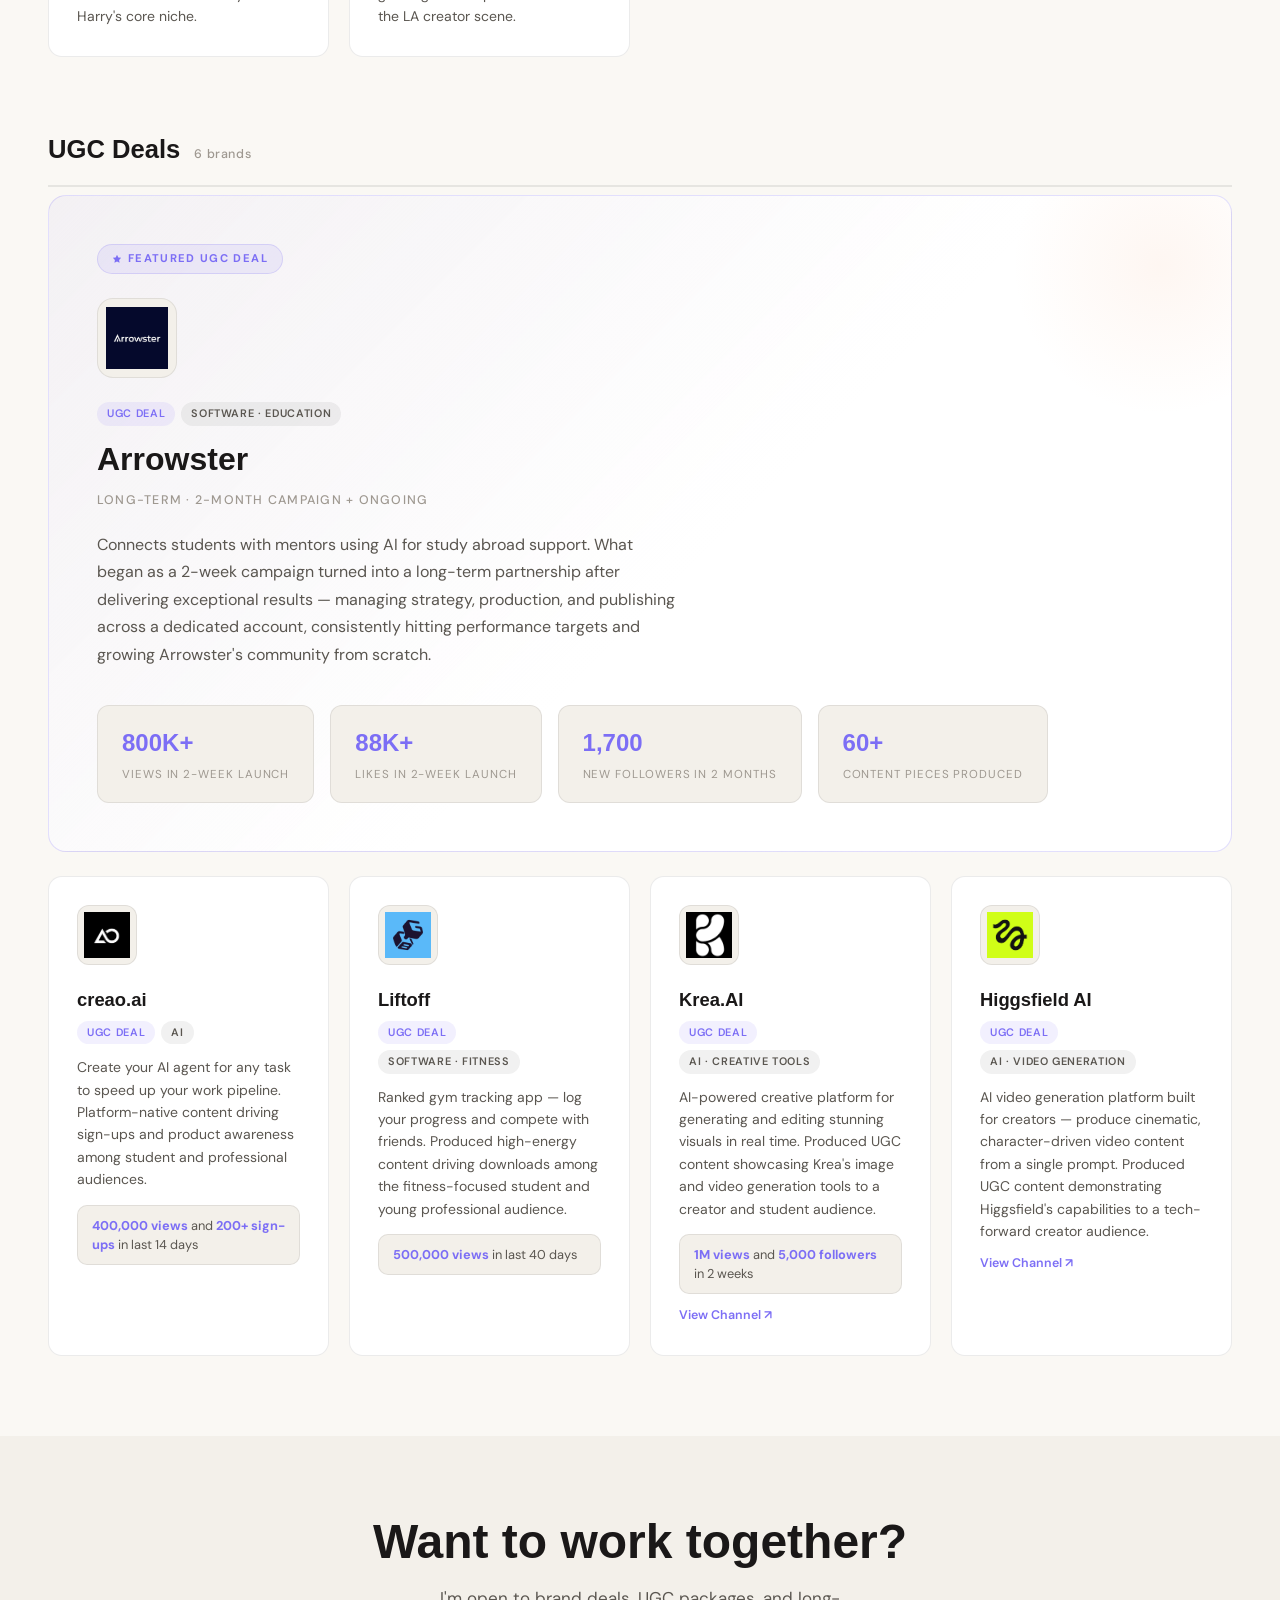
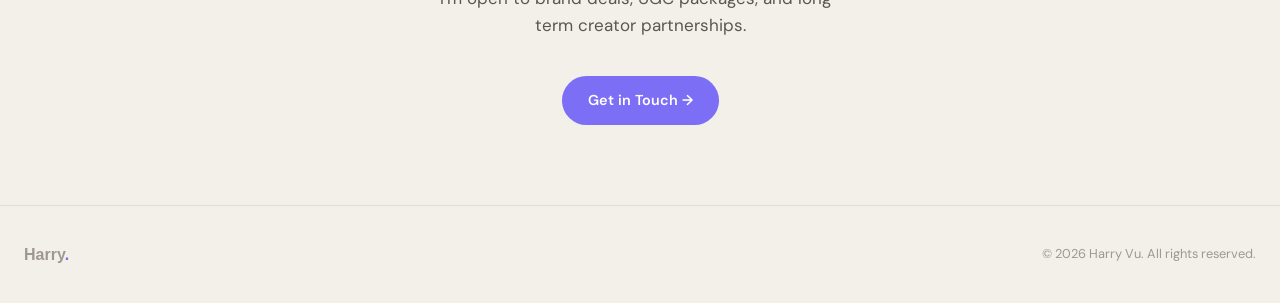
<file: partnerships.html>
<!DOCTYPE html>
<html lang="en">
<head>
  <meta charset="UTF-8" />
  <meta name="viewport" content="width=device-width, initial-scale=1.0" />
  <title>Brand Partnerships — Harry Vu</title>
  <link rel="stylesheet" href="styles.css" />
  <style>
    .cat-header {
      margin: 56px 0 8px;
      padding-bottom: 16px;
      border-bottom: 2px solid var(--border);
      display: flex;
      align-items: baseline;
      gap: 14px;
    }
    .cat-header:first-of-type { margin-top: 32px; }
    .cat-header__title { font-family: var(--font-display); font-size: 1.6rem; font-weight: 700; color: var(--text); }
    .cat-header__count { font-size: 0.78rem; color: var(--text-dim); font-weight: 500; letter-spacing: 0.05em; }
    .subcat-label { font-size: 0.72rem; font-weight: 700; letter-spacing: 0.12em; text-transform: uppercase; color: var(--text-dim); margin: 28px 0 14px; }
    .partner-cards { margin-bottom: 0; }
    .partner-card__pills { display: flex; flex-wrap: wrap; gap: 6px; margin-bottom: 12px; }
    .pill { display: inline-flex; align-items: center; padding: 3px 10px; border-radius: 100px; font-size: 0.68rem; font-weight: 600; letter-spacing: 0.06em; text-transform: uppercase; }
    .pill--cat { background: var(--accent-dim); color: var(--accent); }
    .pill--sub { background: rgba(26,24,24,0.06); color: var(--text-mid); }
    .partner-card__metric { margin-top: 14px; padding: 10px 14px; background: var(--bg-2); border-radius: 10px; border: 1px solid var(--border); font-size: 0.8rem; color: var(--text-mid); line-height: 1.5; }
    .partner-card__metric strong { color: var(--accent); font-weight: 700; }
  </style>
</head>
<body>

  <nav class="nav">
    <div class="nav__inner">
      <a href="index.html" class="nav__logo">Harry<span>.</span></a>
      <ul class="nav__links">
        <li><a href="index.html">Home</a></li>
        <li><a href="portfolio.html">Portfolio</a></li>
        <li><a href="partnerships.html">Partnerships</a></li>
        <li><a href="metrics.html">Analytics</a></li>
        <li><a href="contact.html" class="nav__cta">Contact</a></li>
      </ul>
      <button class="nav__hamburger" aria-label="Menu"><span></span><span></span><span></span></button>
    </div>
  </nav>
  <div class="nav__mobile">
    <a href="index.html">Home</a><a href="portfolio.html">Portfolio</a>
    <a href="partnerships.html">Partnerships</a><a href="metrics.html">Analytics</a>
    <a href="contact.html">Contact →</a>
  </div>

  <div style="padding-top: var(--nav-h);"></div>
  <section class="section">
    <div class="container">

      <span class="label fade-in">Collaborations</span>
      <h1 class="section-title fade-in delay-1">Brands I've Created For</h1>

      <!-- SECTION 1: SPONSORED PARTNERSHIPS -->
      <div class="cat-header fade-in delay-2">
        <div class="cat-header__title">Sponsored Partnerships</div>
        <div class="cat-header__count">10 brands</div>
      </div>

      <div class="subcat-label fade-in delay-2">Gifting</div>
      <div class="partner-cards fade-in delay-2">

        <div class="partner-card">
          <div class="partner-card__logo"><img src="the-good-molecule.jpg" alt="The Good Molecule" /></div>
          <div class="partner-card__name">The Good Molecule</div>
          <div class="partner-card__pills">
            <span class="pill pill--cat">Sponsored Partnership</span>
            <span class="pill pill--sub">Gifting · Skincare</span>
          </div>
          <p class="partner-card__desc">Skincare made affordable for everyone. 700K+ followers on Instagram. Products gifted for authentic content creation across TikTok and Instagram.</p>
        </div>

        <div class="partner-card">
          <div class="partner-card__logo"><img src="monster-energy.jpg" alt="Monster Energy" /></div>
          <div class="partner-card__name">Monster Energy</div>
          <div class="partner-card__pills">
            <span class="pill pill--cat">Sponsored Partnership</span>
            <span class="pill pill--sub">Gifting · Beverage</span>
          </div>
          <p class="partner-card__desc">One of the world's most recognised energy drink brands. Products gifted in exchange for organic lifestyle content featuring Monster in daily student and creator routines.</p>
        </div>

        <div class="partner-card">
          <div class="partner-card__logo"><img src="netflix.jpg" alt="Netflix" /></div>
          <div class="partner-card__name">Netflix</div>
          <div class="partner-card__pills">
            <span class="pill pill--cat">Sponsored Partnership</span>
            <span class="pill pill--sub">Gifting · Entertainment</span>
          </div>
          <p class="partner-card__desc">The world's leading streaming entertainment platform. Gifted partnership integrating Netflix originals and new releases into student lifestyle storytelling.</p>
        </div>

        <div class="partner-card">
          <div class="partner-card__logo"><img src="barebells.jpg" alt="Barebells" /></div>
          <div class="partner-card__name">Barebells</div>
          <div class="partner-card__pills">
            <span class="pill pill--cat">Sponsored Partnership</span>
            <span class="pill pill--sub">Gifting · Food & Nutrition</span>
          </div>
          <p class="partner-card__desc">The number one high-protein snack brand. Products gifted to showcase as part of a healthy, active student and creator lifestyle across short-form content.</p>
        </div>

      </div>

      <div class="subcat-label fade-in delay-2">Sponsored Content</div>
      <div class="partner-cards fade-in delay-3">

        <div class="partner-card">
          <div class="partner-card__logo"><img src="drk000-energy-drink.jpg" alt="drk000" /></div>
          <div class="partner-card__name">drk000</div>
          <div class="partner-card__pills">
            <span class="pill pill--cat">Sponsored Partnership</span>
            <span class="pill pill--sub">Sponsored Content · Beverage</span>
          </div>
          <p class="partner-card__desc">LA's first herbal energy drink — crafted for creators, students, and the go-getter generation. Produced sponsored content positioning drk000 as the authentic, culture-first energy drink of the West Coast.</p>
        </div>

        <div class="partner-card">
          <div class="partner-card__logo"><img src="ditto-lists.jpg" alt="Dittolists" /></div>
          <div class="partner-card__name">Dittolists</div>
          <div class="partner-card__pills">
            <span class="pill pill--cat">Sponsored Partnership</span>
            <span class="pill pill--sub">Sponsored Content · Social App</span>
          </div>
          <p class="partner-card__desc">A social media start-up made for sharing and debriefing with friends. Produced native-feeling content introducing Dittolists to a student and young professional audience.</p>
        </div>

        <div class="partner-card">
          <div class="partner-card__logo"><img src="tone-by-amp.jpg" alt="Tone by AMP" /></div>
          <div class="partner-card__name">Tone</div>
          <div class="partner-card__pills">
            <span class="pill pill--cat">Sponsored Partnership</span>
            <span class="pill pill--sub">Sponsored Content · Beauty</span>
          </div>
          <p class="partner-card__desc">Beauty brand managed by AMP — the creator collective behind Kai Cenat, Duke Dennis, Fanum, Agent00, ImDavisss, and Chrisnxtdoor. Produced content aligned with Tone's Gen-Z beauty identity.</p>
        </div>

        <div class="partner-card">
          <div class="partner-card__logo" style="display:flex;align-items:center;justify-content:center;background:#f4f0e8;">
            <span style="font-family:var(--font-display);font-weight:700;font-size:0.9rem;color:var(--text);letter-spacing:-0.01em;">OLIPOP</span>
          </div>
          <div class="partner-card__name">Olipop</div>
          <div class="partner-card__pills">
            <span class="pill pill--cat">Sponsored Partnership</span>
            <span class="pill pill--sub">Sponsored Content · Beverage</span>
          </div>
          <p class="partner-card__desc">The better-for-you soda brand combining prebiotic fibre, plant botanicals, and nostalgic flavours. Sponsored content reaching the health-conscious student and lifestyle audience.</p>
        </div>

        <div class="partner-card">
          <div class="partner-card__logo"><img src="amber-student-housing.jpg" alt="Amber Student Housing" /></div>
          <div class="partner-card__name">Amber Student Housing</div>
          <div class="partner-card__pills">
            <span class="pill pill--cat">Sponsored Partnership</span>
            <span class="pill pill--sub">Sponsored Content · Student Services</span>
          </div>
          <p class="partner-card__desc">Global student housing platform helping international students find affordable, verified accommodation. Sponsored content targeting the international student audience directly in Harry's core niche.</p>
        </div>

        <div class="partner-card">
          <div class="partner-card__logo"><img src="linked-up.jpg" alt="LinkedUp" /></div>
          <div class="partner-card__name">LinkedUp</div>
          <div class="partner-card__pills">
            <span class="pill pill--cat">Sponsored Partnership</span>
            <span class="pill pill--sub">Sponsored Content · Community</span>
          </div>
          <p class="partner-card__desc">LA's premier LinkedIn creator community group — connecting ambitious young professionals through content, events, and collaboration. Produced content growing LinkedUp's reach across the LA creator scene.</p>
        </div>

      </div>

      <!-- SECTION 2: UGC DEALS -->
      <div class="cat-header fade-in delay-2" style="margin-top:72px;">
        <div class="cat-header__title">UGC Deals</div>
        <div class="cat-header__count">6 brands</div>
      </div>

      <!-- Featured: Arrowster -->
      <div class="featured-partnership fade-in delay-3">
        <div class="featured-badge">
          <svg width="10" height="10" viewBox="0 0 24 24" fill="currentColor"><path d="M12 2l3.09 6.26L22 9.27l-5 4.87L18.18 21 12 17.77 5.82 21 7 14.14 2 9.27l6.91-1.01L12 2z"/></svg>
          Featured UGC Deal
        </div>
        <div class="featured-partnership__logo"><img src="arrowster.jpg" alt="Arrowster" /></div>
        <div class="partner-card__pills" style="margin-bottom:8px;">
          <span class="pill pill--cat">UGC Deal</span>
          <span class="pill pill--sub">Software · Education</span>
        </div>
        <div class="featured-partnership__name">Arrowster</div>
        <div class="featured-partnership__duration">Long-Term · 2-Month Campaign + Ongoing</div>
        <p class="featured-partnership__desc">Connects students with mentors using AI for study abroad support. What began as a 2-week campaign turned into a long-term partnership after delivering exceptional results — managing strategy, production, and publishing across a dedicated account, consistently hitting performance targets and growing Arrowster's community from scratch.</p>
        <div class="featured-stats">
          <div class="featured-stat"><div class="featured-stat__val">800K+</div><div class="featured-stat__label">Views in 2-week launch</div></div>
          <div class="featured-stat"><div class="featured-stat__val">88K+</div><div class="featured-stat__label">Likes in 2-week launch</div></div>
          <div class="featured-stat"><div class="featured-stat__val">1,700</div><div class="featured-stat__label">New followers in 2 months</div></div>
          <div class="featured-stat"><div class="featured-stat__val">60+</div><div class="featured-stat__label">Content pieces produced</div></div>
        </div>
      </div>

      <!-- Remaining UGC cards -->
      <div class="partner-cards fade-in delay-3" style="margin-top:24px;">

        <div class="partner-card">
          <div class="partner-card__logo"><img src="creao-ai.jpg" alt="creao.ai" /></div>
          <div class="partner-card__name">creao.ai</div>
          <div class="partner-card__pills">
            <span class="pill pill--cat">UGC Deal</span>
            <span class="pill pill--sub">AI</span>
          </div>
          <p class="partner-card__desc">Create your AI agent for any task to speed up your work pipeline. Platform-native content driving sign-ups and product awareness among student and professional audiences.</p>
          <div class="partner-card__metric"><strong>400,000 views</strong> and <strong>200+ sign-ups</strong> in last 14 days</div>
        </div>

        <div class="partner-card">
          <div class="partner-card__logo"><img src="liftoff.jpg" alt="Liftoff" /></div>
          <div class="partner-card__name">Liftoff</div>
          <div class="partner-card__pills">
            <span class="pill pill--cat">UGC Deal</span>
            <span class="pill pill--sub">Software · Fitness</span>
          </div>
          <p class="partner-card__desc">Ranked gym tracking app — log your progress and compete with friends. Produced high-energy content driving downloads among the fitness-focused student and young professional audience.</p>
          <div class="partner-card__metric"><strong>500,000 views</strong> in last 40 days</div>
        </div>

        <div class="partner-card">
          <div class="partner-card__logo"><img src="krea-ai.jpg" alt="Krea.AI" /></div>
          <div class="partner-card__name">Krea.AI</div>
          <div class="partner-card__pills">
            <span class="pill pill--cat">UGC Deal</span>
            <span class="pill pill--sub">AI · Creative Tools</span>
          </div>
          <p class="partner-card__desc">AI-powered creative platform for generating and editing stunning visuals in real time. Produced UGC content showcasing Krea's image and video generation tools to a creator and student audience.</p>
          <div class="partner-card__metric"><strong>1M views</strong> and <strong>5,000 followers</strong> in 2 weeks</div>
          <a href="https://www.facebook.com/profile.php?id=61591770383385" target="_blank" rel="noopener" style="display:inline-block;margin-top:12px;font-size:0.78rem;font-weight:600;color:var(--accent);text-decoration:none;">View Channel ↗</a>
        </div>

        <div class="partner-card">
          <div class="partner-card__logo"><img src="higgsfield-ai.jpg" alt="Higgsfield AI" /></div>
          <div class="partner-card__name">Higgsfield AI</div>
          <div class="partner-card__pills">
            <span class="pill pill--cat">UGC Deal</span>
            <span class="pill pill--sub">AI · Video Generation</span>
          </div>
          <p class="partner-card__desc">AI video generation platform built for creators — produce cinematic, character-driven video content from a single prompt. Produced UGC content demonstrating Higgsfield's capabilities to a tech-forward creator audience.</p>
          <a href="https://www.facebook.com/profile.php?id=61591770383385" target="_blank" rel="noopener" style="display:inline-block;margin-top:12px;font-size:0.78rem;font-weight:600;color:var(--accent);text-decoration:none;">View Channel ↗</a>
        </div>

      </div>

    </div>
  </section>

  <section class="section section--alt">
    <div class="container" style="text-align:center;">
      <h2 class="section-title fade-in" style="margin-bottom:16px;">Want to work together?</h2>
      <p class="fade-in delay-1" style="color:var(--text-mid);margin-bottom:36px;max-width:420px;margin-left:auto;margin-right:auto;">I'm open to brand deals, UGC packages, and long-term creator partnerships.</p>
      <a href="contact.html" class="btn btn--primary fade-in delay-2">Get in Touch →</a>
    </div>
  </section>

  <footer>
    <div class="footer__inner">
      <span class="footer__logo">Harry<span>.</span></span>
      <span class="footer__copy">© <span id="yr"></span> Harry Vu. All rights reserved.</span>
    </div>
  </footer>
  <script src="main.js"></script>
  <script>document.getElementById('yr').textContent = new Date().getFullYear();</script>
</body>
</html>
</file>
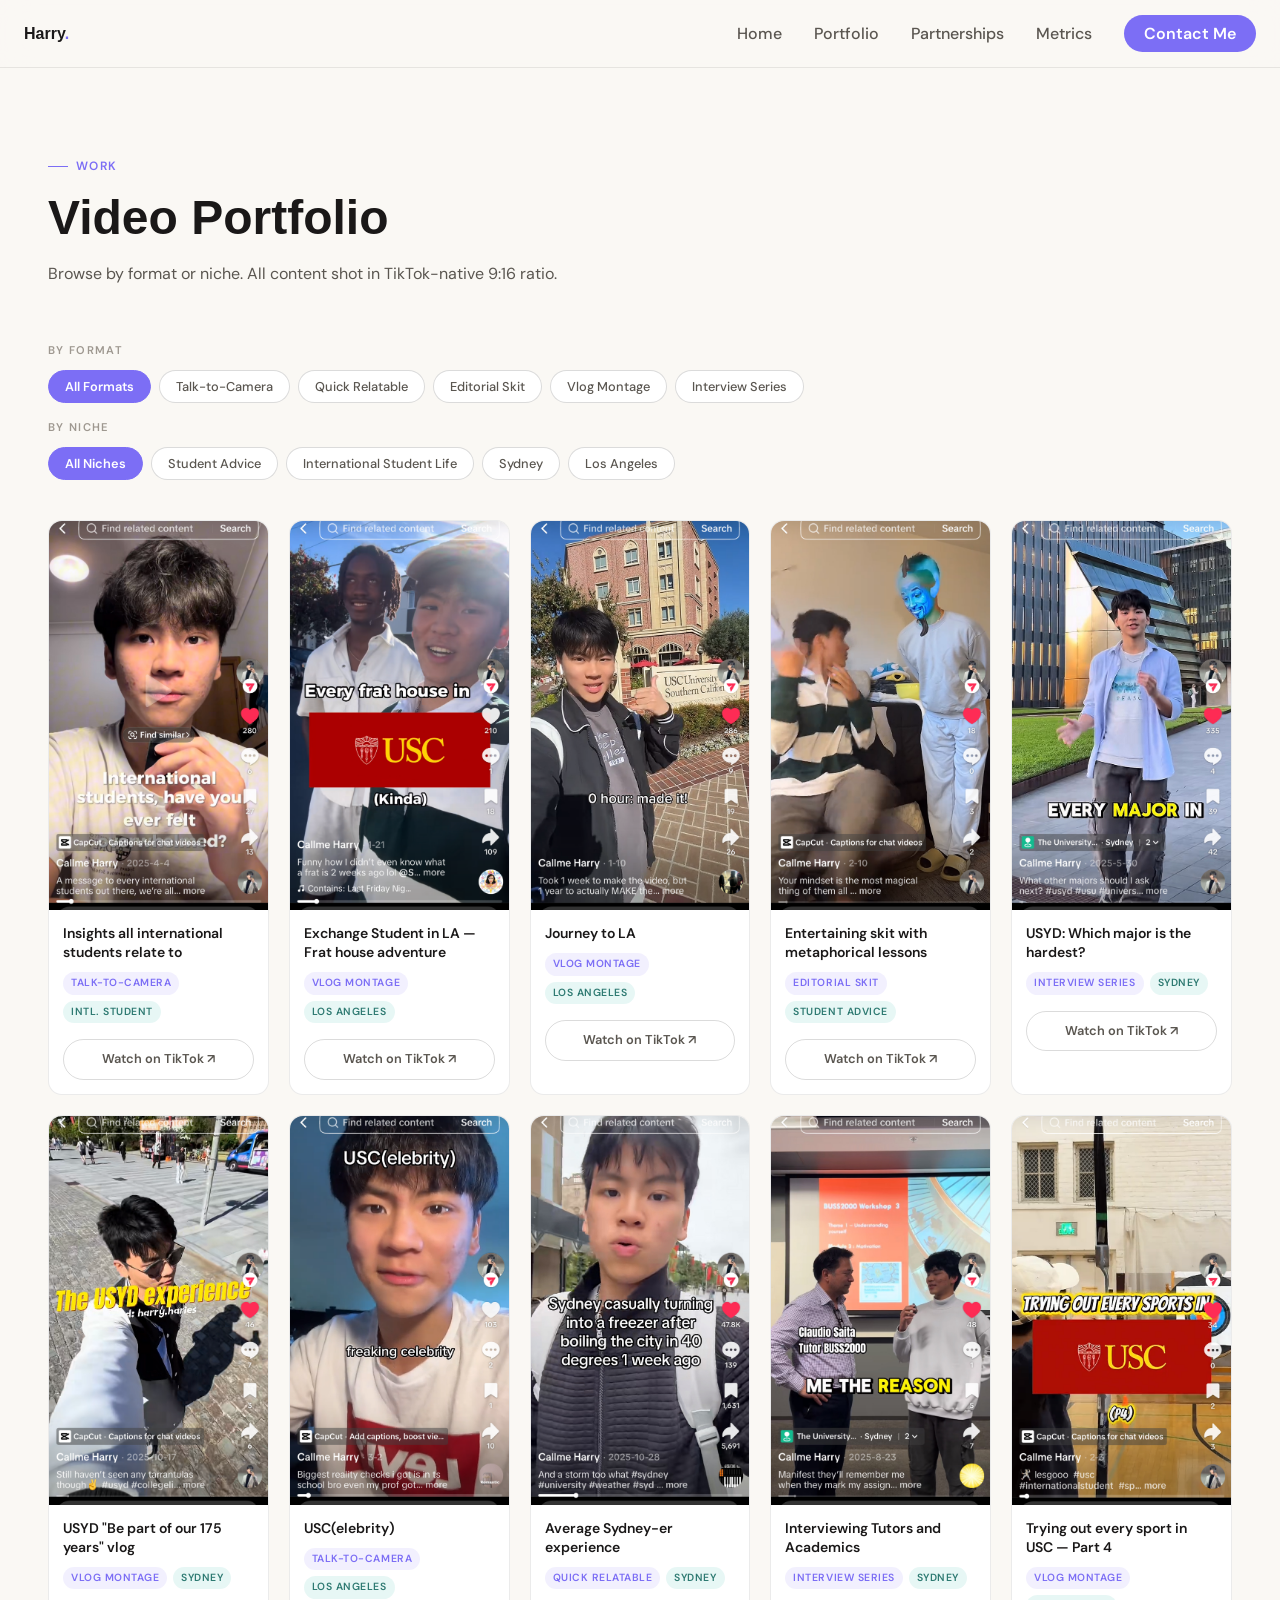
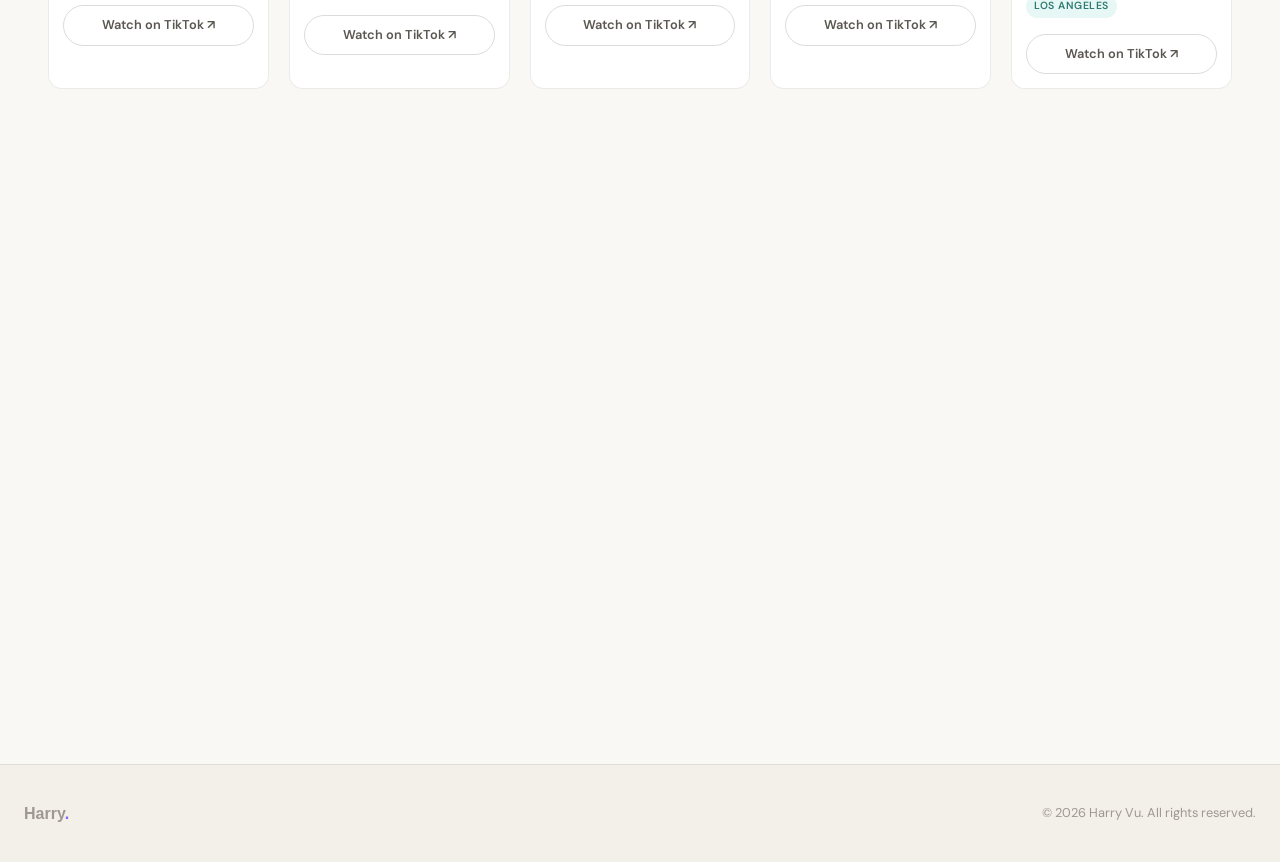
<file: portfolio final version.html>
<!DOCTYPE html>
<html lang="en">
<head>
  <meta charset="UTF-8" />
  <meta name="viewport" content="width=device-width, initial-scale=1.0" />
  <title>Portfolio — Harry Vu</title>
  <link rel="stylesheet" href="styles.css" />
</head>
<body>

  <nav class="nav">
    <div class="nav__inner">
      <a href="index.html" class="nav__logo">Harry<span>.</span></a>
      <ul class="nav__links">
        <li><a href="index.html">Home</a></li>
        <li><a href="portfolio.html">Portfolio</a></li>
        <li><a href="partnerships.html">Partnerships</a></li>
        <li><a href="metrics.html">Metrics</a></li>
        <li><a href="contact.html" class="nav__cta">Contact Me</a></li>
      </ul>
      <button class="nav__hamburger" aria-label="Menu">
        <span></span><span></span><span></span>
      </button>
    </div>
  </nav>
  <div class="nav__mobile">
    <a href="index.html">Home</a>
    <a href="portfolio.html">Portfolio</a>
    <a href="partnerships.html">Partnerships</a>
    <a href="metrics.html">Metrics</a>
    <a href="contact.html">Hire Me →</a>
  </div>

  <div style="padding-top: var(--nav-h);"></div>
  <section class="section">
    <div class="container">

      <span class="label fade-in">Work</span>
      <h1 class="section-title fade-in delay-1">Video Portfolio</h1>
      <p class="section-sub fade-in delay-2">
        Browse by format or niche. All content shot in TikTok-native 9:16 ratio.
      </p>

      <div class="filter-bar fade-in delay-2">
        <div class="filter-group">
          <div class="filter-group__label">By Format</div>
          <div class="filter-tabs">
            <button class="filter-tab active" data-filter-format="all">All Formats</button>
            <button class="filter-tab" data-filter-format="talk-to-camera">Talk-to-Camera</button>
            <button class="filter-tab" data-filter-format="quick-relatable">Quick Relatable</button>
            <button class="filter-tab" data-filter-format="editorial-skit">Editorial Skit</button>
            <button class="filter-tab" data-filter-format="vlog-montage">Vlog Montage</button>
            <button class="filter-tab" data-filter-format="interview">Interview Series</button>
          </div>
        </div>
        <div class="filter-group">
          <div class="filter-group__label">By Niche</div>
          <div class="filter-tabs">
            <button class="filter-tab active" data-filter-niche="all">All Niches</button>
            <button class="filter-tab" data-filter-niche="student-advice">Student Advice</button>
            <button class="filter-tab" data-filter-niche="intl-student">International Student Life</button>
            <button class="filter-tab" data-filter-niche="sydney">Sydney</button>
            <button class="filter-tab" data-filter-niche="los-angeles">Los Angeles</button>
          </div>
        </div>
      </div>

      <div class="video-grid">

        <!-- Card 1 — Insightful-for-int-students.jpg -->
        <div class="video-card fade-in" data-format="talk-to-camera" data-niche="intl-student">
          <div class="video-card__thumb">
            <img src="Insightful-for-int-students.jpg" alt="Insights all international students relate to" />
            <div class="video-card__play">
              <div class="video-card__play-btn">
                <svg viewBox="0 0 24 24" fill="var(--bg)"><path d="M6 4l14 8L6 20V4z"/></svg>
              </div>
            </div>
          </div>
          <div class="video-card__info">
            <div class="video-card__title">Insights all international students relate to</div>
            <div class="video-card__tags">
              <span class="tag tag--format">Talk-to-Camera</span>
              <span class="tag tag--niche">Intl. Student</span>
            </div>
          </div>
          <a href="https://www.tiktok.com/@harry.haries/video/7489395681350798597" target="_blank" rel="noopener" class="video-card__watch">Watch on TikTok ↗</a>
        </div>

        <!-- Card 2 — Every-Frat-house.png -->
        <div class="video-card fade-in delay-1" data-format="vlog-montage" data-niche="los-angeles">
          <div class="video-card__thumb">
            <img src="Every-Frat-house.png" alt="Exploring frat houses in USC" />
            <div class="video-card__play">
              <div class="video-card__play-btn">
                <svg viewBox="0 0 24 24" fill="var(--bg)"><path d="M6 4l14 8L6 20V4z"/></svg>
              </div>
            </div>
          </div>
          <div class="video-card__info">
            <div class="video-card__title">Exchange Student in LA — Frat house adventure</div>
            <div class="video-card__tags">
              <span class="tag tag--format">Vlog Montage</span>
              <span class="tag tag--niche">Los Angeles</span>
            </div>
          </div>
          <a href="https://www.tiktok.com/@harry.haries/video/7598071196864843015" target="_blank" rel="noopener" class="video-card__watch">Watch on TikTok ↗</a>
        </div>

        <!-- Card 3 — Adventure-to-LA.png -->
        <div class="video-card fade-in delay-2" data-format="vlog-montage" data-niche="los-angeles">
          <div class="video-card__thumb">
            <img src="Adventure-to-LA.png" alt="Journey to LA" />
            <div class="video-card__play">
              <div class="video-card__play-btn">
                <svg viewBox="0 0 24 24" fill="var(--bg)"><path d="M6 4l14 8L6 20V4z"/></svg>
              </div>
            </div>
          </div>
          <div class="video-card__info">
            <div class="video-card__title">Journey to LA</div>
            <div class="video-card__tags">
              <span class="tag tag--format">Vlog Montage</span>
              <span class="tag tag--niche">Los Angeles</span>
            </div>
          </div>
          <a href="https://www.tiktok.com/@harry.haries/video/7593915490754415890" target="_blank" rel="noopener" class="video-card__watch">Watch on TikTok ↗</a>
        </div>

        <!-- Card 4 — Genie.png -->
        <div class="video-card fade-in" data-format="editorial-skit" data-niche="student-advice">
          <div class="video-card__thumb">
            <img src="Genie.png" alt="Entertaining skit with metaphorical lessons" />
            <div class="video-card__play">
              <div class="video-card__play-btn">
                <svg viewBox="0 0 24 24" fill="var(--bg)"><path d="M6 4l14 8L6 20V4z"/></svg>
              </div>
            </div>
          </div>
          <div class="video-card__info">
            <div class="video-card__title">Entertaining skit with metaphorical lessons</div>
            <div class="video-card__tags">
              <span class="tag tag--format">Editorial Skit</span>
              <span class="tag tag--niche">Student Advice</span>
            </div>
          </div>
          <a href="https://www.tiktok.com/@harry.haries/video/7605497085558869255" target="_blank" rel="noopener" class="video-card__watch">Watch on TikTok ↗</a>
        </div>

        <!-- Card 5 — Itv-students.jpg -->
        <div class="video-card fade-in delay-1" data-format="interview" data-niche="sydney">
          <div class="video-card__thumb">
            <img src="Itv-students.jpg" alt="USYD: Which major is the hardest?" />
            <div class="video-card__play">
              <div class="video-card__play-btn">
                <svg viewBox="0 0 24 24" fill="var(--bg)"><path d="M6 4l14 8L6 20V4z"/></svg>
              </div>
            </div>
          </div>
          <div class="video-card__info">
            <div class="video-card__title">USYD: Which major is the hardest?</div>
            <div class="video-card__tags">
              <span class="tag tag--format">Interview Series</span>
              <span class="tag tag--niche">Sydney</span>
            </div>
          </div>
          <a href="https://www.tiktok.com/@harry.haries/video/7510192297280081170" target="_blank" rel="noopener" class="video-card__watch">Watch on TikTok ↗</a>
        </div>

        <!-- Card 6 — 175-years.png -->
        <div class="video-card fade-in delay-2" data-format="vlog-montage" data-niche="sydney">
          <div class="video-card__thumb">
            <img src="175-years.png" alt="USYD 175 years vlog" />
            <div class="video-card__play">
              <div class="video-card__play-btn">
                <svg viewBox="0 0 24 24" fill="var(--bg)"><path d="M6 4l14 8L6 20V4z"/></svg>
              </div>
            </div>
          </div>
          <div class="video-card__info">
            <div class="video-card__title">USYD "Be part of our 175 years" vlog</div>
            <div class="video-card__tags">
              <span class="tag tag--format">Vlog Montage</span>
              <span class="tag tag--niche">Sydney</span>
            </div>
          </div>
          <a href="https://www.tiktok.com/@harry.haries/video/7562148718556826887" target="_blank" rel="noopener" class="video-card__watch">Watch on TikTok ↗</a>
        </div>

        <!-- Card 7 — USCelebrity.png -->
        <div class="video-card fade-in" data-format="talk-to-camera" data-niche="los-angeles">
          <div class="video-card__thumb">
            <img src="USCelebrity.png" alt="USC celebrity experience" />
            <div class="video-card__play">
              <div class="video-card__play-btn">
                <svg viewBox="0 0 24 24" fill="var(--bg)"><path d="M6 4l14 8L6 20V4z"/></svg>
              </div>
            </div>
          </div>
          <div class="video-card__info">
            <div class="video-card__title">USC(elebrity)</div>
            <div class="video-card__tags">
              <span class="tag tag--format">Talk-to-Camera</span>
              <span class="tag tag--niche">Los Angeles</span>
            </div>
          </div>
          <a href="https://www.tiktok.com/@harry.haries/video/7612893065052704007" target="_blank" rel="noopener" class="video-card__watch">Watch on TikTok ↗</a>
        </div>

        <!-- Card 8 — Sydney-ers-relate.jpg -->
        <div class="video-card fade-in delay-1" data-format="quick-relatable" data-niche="sydney">
          <div class="video-card__thumb">
            <img src="Sydney-ers-relate.jpg" alt="Average Sydney-er experience" />
            <div class="video-card__play">
              <div class="video-card__play-btn">
                <svg viewBox="0 0 24 24" fill="var(--bg)"><path d="M6 4l14 8L6 20V4z"/></svg>
              </div>
            </div>
          </div>
          <div class="video-card__info">
            <div class="video-card__title">Average Sydney-er experience</div>
            <div class="video-card__tags">
              <span class="tag tag--format">Quick Relatable</span>
              <span class="tag tag--niche">Sydney</span>
            </div>
          </div>
          <a href="https://www.tiktok.com/@harry.haries/video/7566416890642435346" target="_blank" rel="noopener" class="video-card__watch">Watch on TikTok ↗</a>
        </div>

        <!-- Card 9 — Itv-tutors.jpg -->
        <div class="video-card fade-in delay-2" data-format="interview" data-niche="sydney">
          <div class="video-card__thumb">
            <img src="Itv-tutors.jpg" alt="Interviewing tutors and academics" />
            <div class="video-card__play">
              <div class="video-card__play-btn">
                <svg viewBox="0 0 24 24" fill="var(--bg)"><path d="M6 4l14 8L6 20V4z"/></svg>
              </div>
            </div>
          </div>
          <div class="video-card__info">
            <div class="video-card__title">Interviewing Tutors and Academics</div>
            <div class="video-card__tags">
              <span class="tag tag--format">Interview Series</span>
              <span class="tag tag--niche">Sydney</span>
            </div>
          </div>
          <a href="https://www.tiktok.com/@harry.haries/video/7541740487913311504" target="_blank" rel="noopener" class="video-card__watch">Watch on TikTok ↗</a>
        </div>

        <!-- Card 10 — Try-new-sports.png -->
        <div class="video-card fade-in" data-format="vlog-montage" data-niche="los-angeles">
          <div class="video-card__thumb">
            <img src="Try-new-sports.png" alt="Trying out every sport in USC" />
            <div class="video-card__play">
              <div class="video-card__play-btn">
                <svg viewBox="0 0 24 24" fill="var(--bg)"><path d="M6 4l14 8L6 20V4z"/></svg>
              </div>
            </div>
          </div>
          <div class="video-card__info">
            <div class="video-card__title">Trying out every sport in USC — Part 4</div>
            <div class="video-card__tags">
              <span class="tag tag--format">Vlog Montage</span>
              <span class="tag tag--niche">Los Angeles</span>
            </div>
          </div>
          <a href="https://www.tiktok.com/@harry.haries/video/7602874028755291399" target="_blank" rel="noopener" class="video-card__watch">Watch on TikTok ↗</a>
        </div>

        <!-- Card 11 — Trying-Waymo.png -->
        <div class="video-card fade-in delay-1" data-format="talk-to-camera" data-niche="los-angeles">
          <div class="video-card__thumb">
            <img src="Trying-Waymo.png" alt="Trying Waymo self-driving car" />
            <div class="video-card__play">
              <div class="video-card__play-btn">
                <svg viewBox="0 0 24 24" fill="var(--bg)"><path d="M6 4l14 8L6 20V4z"/></svg>
              </div>
            </div>
          </div>
          <div class="video-card__info">
            <div class="video-card__title">UGC: Trying Waymo</div>
            <div class="video-card__tags">
              <span class="tag tag--format">Talk-to-Camera</span>
              <span class="tag tag--niche">Los Angeles</span>
            </div>
          </div>
          <a href="https://www.tiktok.com/@harry.haries/video/7618453085198765319" target="_blank" rel="noopener" class="video-card__watch">Watch on TikTok ↗</a>
        </div>

        <!-- Card 12 — Sydney-int-students.png -->
        <div class="video-card fade-in delay-2" data-format="quick-relatable" data-niche="intl-student">
          <div class="video-card__thumb">
            <img src="Sydney-int-students.png" alt="International students in Sydney" />
            <div class="video-card__play">
              <div class="video-card__play-btn">
                <svg viewBox="0 0 24 24" fill="var(--bg)"><path d="M6 4l14 8L6 20V4z"/></svg>
              </div>
            </div>
          </div>
          <div class="video-card__info">
            <div class="video-card__title">International students in Sydney</div>
            <div class="video-card__tags">
              <span class="tag tag--format">Quick Relatable</span>
              <span class="tag tag--niche">Intl. Student</span>
            </div>
          </div>
          <a href="https://www.tiktok.com/@harry.haries/video/7578078307015527688" target="_blank" rel="noopener" class="video-card__watch">Watch on TikTok ↗</a>
        </div>

        <!-- Card 13 — TikTok-Awards.png -->
        <div class="video-card fade-in" data-format="vlog-montage" data-niche="sydney">
          <div class="video-card__thumb">
            <img src="TikTok-Awards.png" alt="TikTok Creator Awards 2025" />
            <div class="video-card__play">
              <div class="video-card__play-btn">
                <svg viewBox="0 0 24 24" fill="var(--bg)"><path d="M6 4l14 8L6 20V4z"/></svg>
              </div>
            </div>
          </div>
          <div class="video-card__info">
            <div class="video-card__title">TikTok Creator Awards 2025 Recap</div>
            <div class="video-card__tags">
              <span class="tag tag--format">Vlog Montage</span>
              <span class="tag tag--niche">Sydney</span>
            </div>
          </div>
          <a href="https://www.tiktok.com/@harry.haries/video/7577361376671206674" target="_blank" rel="noopener" class="video-card__watch">Watch on TikTok ↗</a>
        </div>

        <!-- Card 14 — New-year-resolution.png -->
        <div class="video-card fade-in delay-1" data-format="talk-to-camera" data-niche="student-advice">
          <div class="video-card__thumb">
            <img src="New-year-resolution.png" alt="New year resolution hot take" />
            <div class="video-card__play">
              <div class="video-card__play-btn">
                <svg viewBox="0 0 24 24" fill="var(--bg)"><path d="M6 4l14 8L6 20V4z"/></svg>
              </div>
            </div>
          </div>
          <div class="video-card__info">
            <div class="video-card__title">New Year resolution: Hot take</div>
            <div class="video-card__tags">
              <span class="tag tag--format">Talk-to-Camera</span>
              <span class="tag tag--niche">Student Advice</span>
            </div>
          </div>
          <a href="https://www.tiktok.com/@harry.haries/video/7588496106561080594" target="_blank" rel="noopener" class="video-card__watch">Watch on TikTok ↗</a>
        </div>

        <!-- Card 15 — USYD-welcome-week-recap.jpg -->
        <div class="video-card fade-in delay-2" data-format="vlog-montage" data-niche="sydney">
          <div class="video-card__thumb">
            <img src="USYD-welcome-week-recap.jpg" alt="USYD welcome week recap" />
            <div class="video-card__play">
              <div class="video-card__play-btn">
                <svg viewBox="0 0 24 24" fill="var(--bg)"><path d="M6 4l14 8L6 20V4z"/></svg>
              </div>
            </div>
          </div>
          <div class="video-card__info">
            <div class="video-card__title">USYD Welcome Week Recap</div>
            <div class="video-card__tags">
              <span class="tag tag--format">Vlog Montage</span>
              <span class="tag tag--niche">Sydney</span>
            </div>
          </div>
          <a href="https://www.tiktok.com/@harry.haries/video/7562148718556826887" target="_blank" rel="noopener" class="video-card__watch">Watch on TikTok ↗</a>
        </div>

      </div><!-- /video-grid -->
    </div><!-- /container -->
  </section>

  <footer>
    <div class="footer__inner">
      <span class="footer__logo">Harry<span>.</span></span>
      <span class="footer__copy">© <span id="yr"></span> Harry Vu. All rights reserved.</span>
    </div>
  </footer>

  <script src="main.js"></script>
  <script>document.getElementById('yr').textContent = new Date().getFullYear();</script>
</body>
</html>
</file>
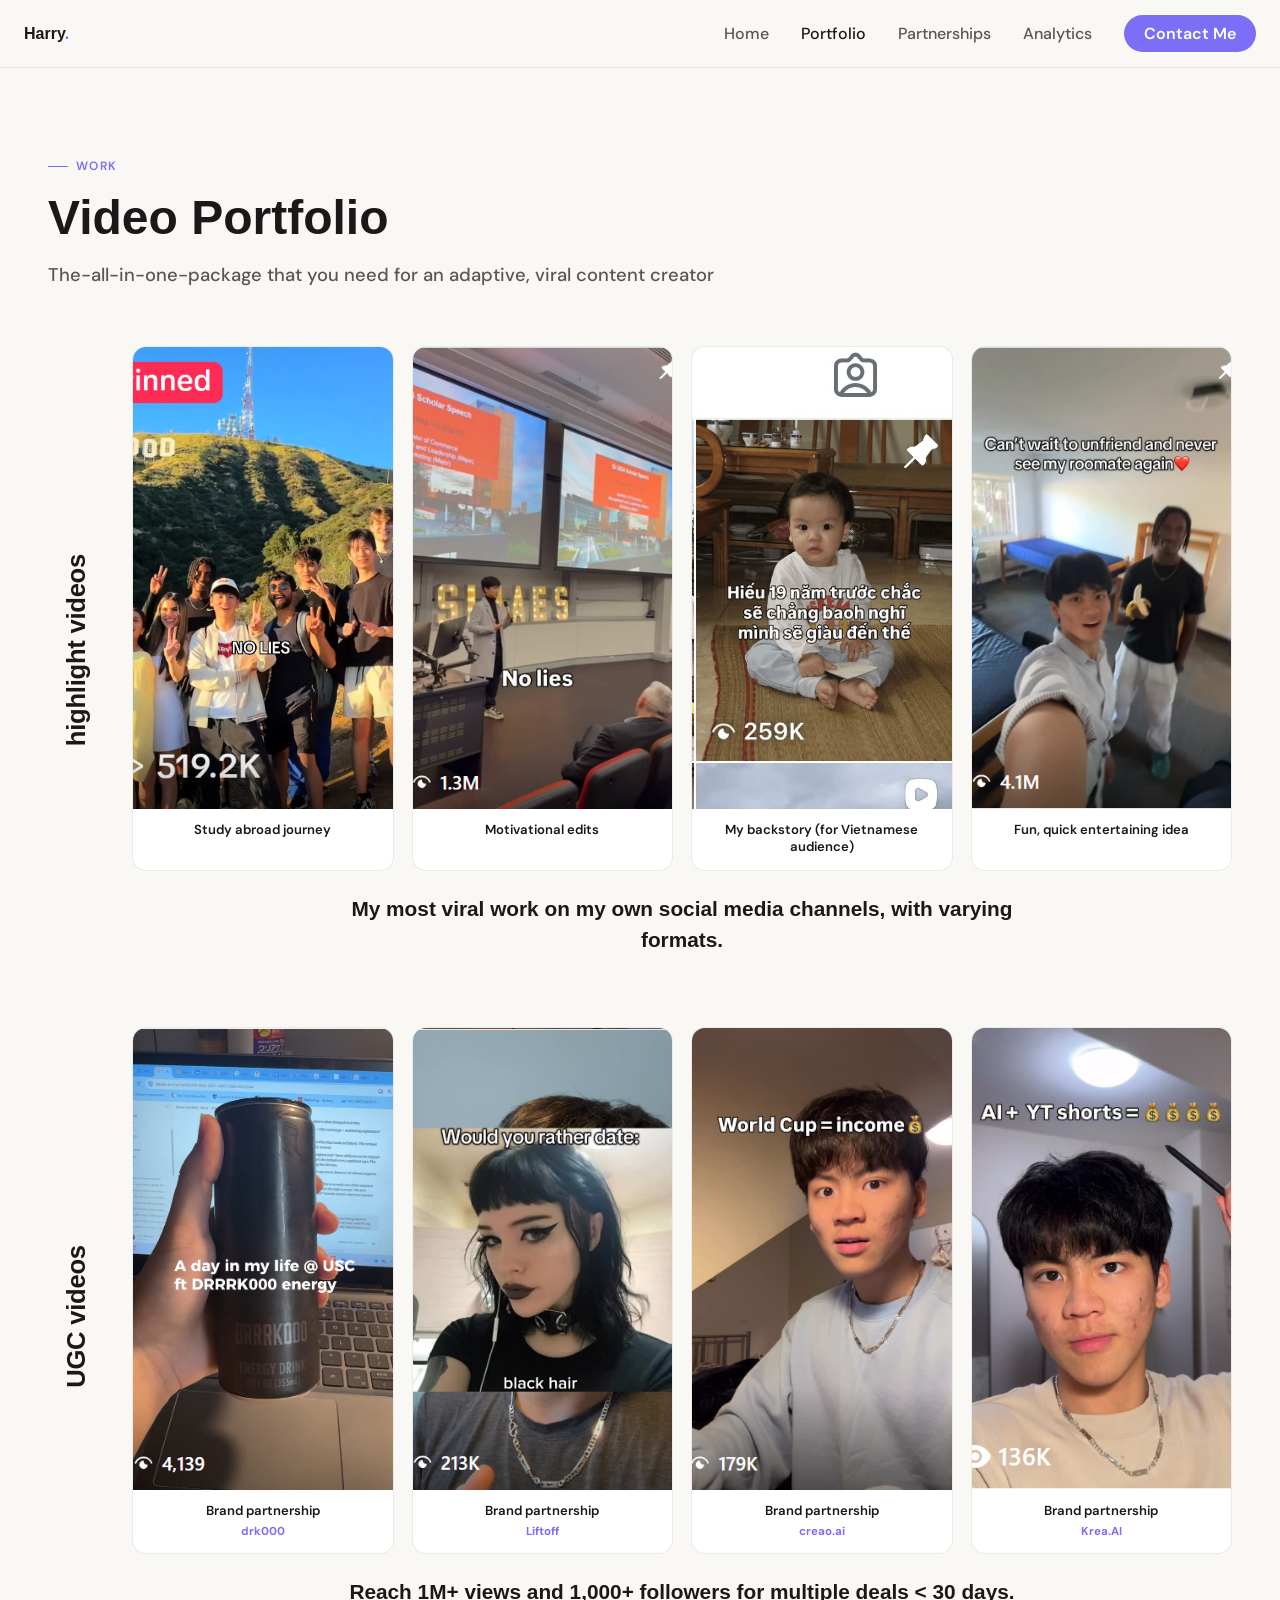
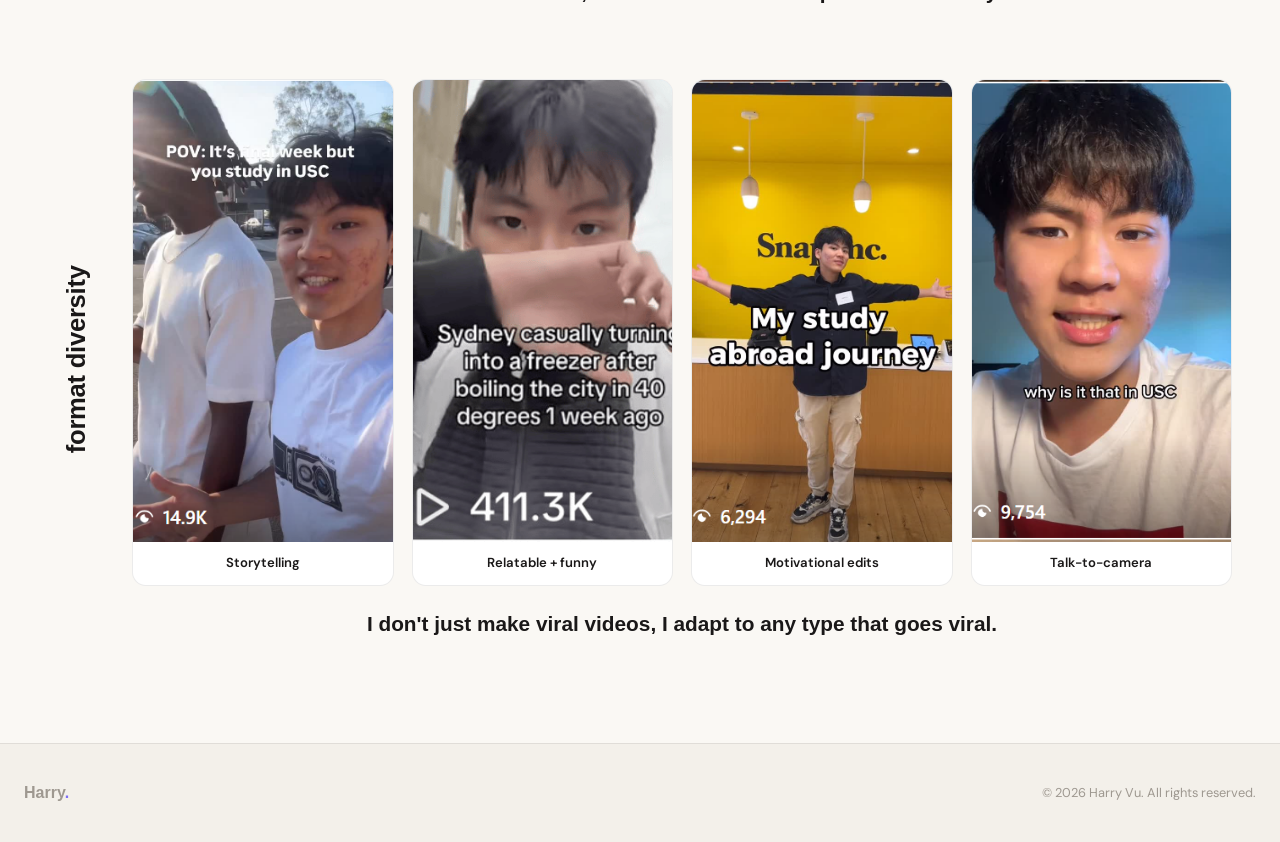
<file: portfolio.html>
<!DOCTYPE html>
<html lang="en">
<head>
  <meta charset="UTF-8" />
  <meta name="viewport" content="width=device-width, initial-scale=1.0" />
  <title>Portfolio — Harry Vu</title>
  <link rel="stylesheet" href="styles.css" />
  <style>
    /* ── Showcase section layout: rotated label + 4-card row + summary line ── */
    .showcase {
      display: grid;
      grid-template-columns: 56px 1fr;
      column-gap: 28px;
      margin-bottom: 72px;
    }

    .showcase__label {
      writing-mode: vertical-rl;
      transform: rotate(180deg);
      font-family: var(--font-display);
      font-size: 1.6rem;
      font-weight: 600;
      color: var(--text);
      align-self: stretch;
      display: flex;
      align-items: center;
      justify-content: center;
      letter-spacing: -0.01em;
    }

    .showcase__body { min-width: 0; }

    .showcase__grid {
      display: grid;
      grid-template-columns: repeat(4, 1fr);
      gap: 18px;
      margin-bottom: 22px;
    }

    .showcase-card {
      border-radius: 14px;
      overflow: hidden;
      border: 1px solid var(--border);
      background: var(--white);
      transition: transform 0.25s, box-shadow 0.25s;
      cursor: pointer;
      display: block;
      text-decoration: none;
    }

    .showcase-card:hover {
      transform: translateY(-4px);
      box-shadow: 0 12px 32px rgba(0,0,0,0.09);
    }

    .showcase-card__thumb {
      position: relative;
      aspect-ratio: 9 / 16;
      background: linear-gradient(165deg, #cfe8fb 0%, #eaf6ff 55%, #f3fbf4 100%);
      overflow: hidden;
    }

    /* Real thumbnail sits above the illustrated placeholder; if it 404s, onerror hides it and the placeholder shows through */
    .showcase-card__thumb img {
      position: absolute;
      inset: 0;
      width: 100%;
      height: 100%;
      object-fit: cover;
      z-index: 1;
    }

    /* Decorative cloud + hill, mirroring the reference mood board */
    .showcase-card__cloud {
      position: absolute;
      top: 16%;
      left: 14%;
      width: 46%;
      height: 22%;
      background: #fff;
      border-radius: 100px;
      opacity: 0.95;
      filter: blur(0.2px);
    }
    .showcase-card__cloud::before,
    .showcase-card__cloud::after {
      content: '';
      position: absolute;
      background: #fff;
      border-radius: 50%;
    }
    .showcase-card__cloud::before {
      width: 55%; height: 130%;
      top: -45%; left: 8%;
    }
    .showcase-card__cloud::after {
      width: 40%; height: 100%;
      top: -25%; left: 48%;
    }

    .showcase-card__hill {
      position: absolute;
      bottom: 0; left: 0; right: 0;
      height: 38%;
      background: #6e9b1f;
      border-radius: 50% 50% 0 0 / 70% 70% 0 0;
      transform: scaleX(1.3);
    }
    .showcase-card__hill::before {
      content: '';
      position: absolute;
      top: -10%; left: -10%; right: -10%;
      height: 60%;
      background: #9cc24a;
      border-radius: 50% 50% 0 0 / 100% 100% 0 0;
      opacity: 0.8;
    }

    .showcase-card__play {
      position: absolute;
      inset: 0;
      display: flex;
      align-items: center;
      justify-content: center;
      background: rgba(0,0,0,0);
      transition: background 0.2s;
    }
    .showcase-card:hover .showcase-card__play { background: rgba(0,0,0,0.18); }

    .showcase-card__play-btn {
      width: 42px; height: 42px;
      border-radius: 50%;
      background: rgba(255,255,255,0.95);
      display: flex; align-items: center; justify-content: center;
      opacity: 0; transform: scale(0.8);
      transition: opacity 0.2s, transform 0.2s;
    }
    .showcase-card:hover .showcase-card__play-btn { opacity: 1; transform: scale(1); }
    .showcase-card__play-btn svg { width: 15px; height: 15px; margin-left: 2px; }

    .showcase-card__caption {
      padding: 12px 12px 14px;
      font-size: 0.82rem;
      font-weight: 600;
      color: var(--text);
      line-height: 1.35;
      text-align: center;
    }

    .showcase-card__subcaption {
      font-size: 0.72rem;
      font-weight: 700;
      color: var(--accent);
      margin-top: 4px;
    }

    .section-sub.portfolio-sub {
      font-size: 1.15rem !important;
      font-weight: 500;
      color: var(--text-mid);
      max-width: 720px;
    }

    .showcase__summary {
      font-family: var(--font-display);
      font-size: 1.3rem;
      font-weight: 600;
      color: var(--text);
      text-align: center;
      line-height: 1.5;
      max-width: 720px;
      margin: 0 auto;
    }

    @media (max-width: 760px) {
      .showcase { grid-template-columns: 1fr; }
      .showcase__label {
        writing-mode: horizontal-tb;
        transform: none;
        justify-content: flex-start;
        margin-bottom: 14px;
        font-size: 1.3rem;
      }
      .showcase__grid { grid-template-columns: repeat(2, 1fr); }
    }
  </style>
</head>
<body>

  <nav class="nav">
    <div class="nav__inner">
      <a href="index.html" class="nav__logo">Harry<span>.</span></a>
      <ul class="nav__links">
        <li><a href="index.html">Home</a></li>
        <li><a href="portfolio.html">Portfolio</a></li>
        <li><a href="partnerships.html">Partnerships</a></li>
        <li><a href="metrics.html">Analytics</a></li>
        <li><a href="contact.html" class="nav__cta">Contact Me</a></li>
      </ul>
      <button class="nav__hamburger" aria-label="Menu">
        <span></span><span></span><span></span>
      </button>
    </div>
  </nav>
  <div class="nav__mobile">
    <a href="index.html">Home</a>
    <a href="portfolio.html">Portfolio</a>
    <a href="partnerships.html">Partnerships</a>
    <a href="metrics.html">Analytics</a>
    <a href="contact.html">Contact →</a>
  </div>

  <div style="padding-top: var(--nav-h);"></div>
  <section class="section">
    <div class="container">

      <span class="label fade-in">Work</span>
      <h1 class="section-title fade-in delay-1">Video Portfolio</h1>
      <p class="section-sub portfolio-sub fade-in delay-2">
        The-all-in-one-package that you need for an adaptive, viral content creator
      </p>

      <!-- ───────────────────────── SECTION 1: HIGHLIGHT VIDEOS ───────────────────────── -->
      <div class="showcase fade-in delay-2">
        <div class="showcase__label">highlight videos</div>
        <div class="showcase__body">
          <div class="showcase__grid">

            <a href="https://www.tiktok.com/@harry.haries/video/7628461501363342610" target="_blank" rel="noopener" class="showcase-card">
              <div class="showcase-card__thumb">
                <img src="study-abroad-journey.png" alt="" onerror="this.remove()" />
                <div class="showcase-card__cloud"></div>
                <div class="showcase-card__hill"></div>
                <div class="showcase-card__play"><div class="showcase-card__play-btn"><svg viewBox="0 0 24 24" fill="var(--text)"><path d="M6 4l14 8L6 20V4z"/></svg></div></div>
              </div>
              <div class="showcase-card__caption">Study abroad journey</div>
            </a>

            <a href="https://www.instagram.com/p/DXGk677DIpA/" target="_blank" rel="noopener" class="showcase-card">
              <div class="showcase-card__thumb">
                <img src="motivational-edits-1.png" alt="" onerror="this.remove()" />
                <div class="showcase-card__cloud"></div>
                <div class="showcase-card__hill"></div>
                <div class="showcase-card__play"><div class="showcase-card__play-btn"><svg viewBox="0 0 24 24" fill="var(--text)"><path d="M6 4l14 8L6 20V4z"/></svg></div></div>
              </div>
              <div class="showcase-card__caption">Motivational edits</div>
            </a>

            <a href="https://www.instagram.com/hieuvu.haries/p/DYLwGwNEvHV/" target="_blank" rel="noopener" class="showcase-card">
              <div class="showcase-card__thumb">
                <img src="backstory-vietnamese.png" alt="" onerror="this.remove()" />
                <div class="showcase-card__cloud"></div>
                <div class="showcase-card__hill"></div>
                <div class="showcase-card__play"><div class="showcase-card__play-btn"><svg viewBox="0 0 24 24" fill="var(--text)"><path d="M6 4l14 8L6 20V4z"/></svg></div></div>
              </div>
              <div class="showcase-card__caption">My backstory (for Vietnamese audience)</div>
            </a>

            <a href="https://www.instagram.com/p/DYTp-9hMLh5/" target="_blank" rel="noopener" class="showcase-card">
              <div class="showcase-card__thumb">
                <img src="fun-quick-entertaining.png" alt="" onerror="this.remove()" />
                <div class="showcase-card__cloud"></div>
                <div class="showcase-card__hill"></div>
                <div class="showcase-card__play"><div class="showcase-card__play-btn"><svg viewBox="0 0 24 24" fill="var(--text)"><path d="M6 4l14 8L6 20V4z"/></svg></div></div>
              </div>
              <div class="showcase-card__caption">Fun, quick entertaining idea</div>
            </a>

          </div>
          <p class="showcase__summary">My most viral work on my own social media channels, with varying formats.</p>
        </div>
      </div>

      <!-- ───────────────────────── SECTION 2: UGC VIDEOS ───────────────────────── -->
      <div class="showcase fade-in delay-3">
        <div class="showcase__label">UGC videos</div>
        <div class="showcase__body">
          <div class="showcase__grid">

            <a href="https://www.instagram.com/reel/DYd9jgZhM0G/" target="_blank" rel="noopener" class="showcase-card">
              <div class="showcase-card__thumb">
                <img src="ugc-drk000.png" alt="" onerror="this.remove()" />
                <div class="showcase-card__cloud"></div>
                <div class="showcase-card__hill"></div>
                <div class="showcase-card__play"><div class="showcase-card__play-btn"><svg viewBox="0 0 24 24" fill="var(--text)"><path d="M6 4l14 8L6 20V4z"/></svg></div></div>
              </div>
              <div class="showcase-card__caption">Brand partnership<div class="showcase-card__subcaption">drk000</div></div>
            </a>

            <a href="https://www.instagram.com/p/DYid9-5TFFi/" target="_blank" rel="noopener" class="showcase-card">
              <div class="showcase-card__thumb">
                <img src="ugc-liftoff.png" alt="" onerror="this.remove()" />
                <div class="showcase-card__cloud"></div>
                <div class="showcase-card__hill"></div>
                <div class="showcase-card__play"><div class="showcase-card__play-btn"><svg viewBox="0 0 24 24" fill="var(--text)"><path d="M6 4l14 8L6 20V4z"/></svg></div></div>
              </div>
              <div class="showcase-card__caption">Brand partnership<div class="showcase-card__subcaption">Liftoff</div></div>
            </a>

            <a href="https://www.instagram.com/p/DZYgpRQzYct/" target="_blank" rel="noopener" class="showcase-card">
              <div class="showcase-card__thumb">
                <img src="ugc-creao-ai.png" alt="" onerror="this.remove()" />
                <div class="showcase-card__cloud"></div>
                <div class="showcase-card__hill"></div>
                <div class="showcase-card__play"><div class="showcase-card__play-btn"><svg viewBox="0 0 24 24" fill="var(--text)"><path d="M6 4l14 8L6 20V4z"/></svg></div></div>
              </div>
              <div class="showcase-card__caption">Brand partnership<div class="showcase-card__subcaption">creao.ai</div></div>
            </a>

            <a href="https://www.facebook.com/reel/28012743741711837" target="_blank" rel="noopener" class="showcase-card">
              <div class="showcase-card__thumb">
                <img src="ugc-krea-ai.png" alt="" onerror="this.remove()" />
                <div class="showcase-card__cloud"></div>
                <div class="showcase-card__hill"></div>
                <div class="showcase-card__play"><div class="showcase-card__play-btn"><svg viewBox="0 0 24 24" fill="var(--text)"><path d="M6 4l14 8L6 20V4z"/></svg></div></div>
              </div>
              <div class="showcase-card__caption">Brand partnership<div class="showcase-card__subcaption">Krea.AI</div></div>
            </a>

          </div>
          <p class="showcase__summary">Reach 1M+ views and 1,000+ followers for multiple deals &lt; 30 days.</p>
        </div>
      </div>

      <!-- ───────────────────────── SECTION 3: FORMAT DIVERSITY ───────────────────────── -->
      <div class="showcase fade-in delay-3" style="margin-bottom: 24px;">
        <div class="showcase__label">format diversity</div>
        <div class="showcase__body">
          <div class="showcase__grid">

            <a href="https://www.instagram.com/reel/DXyAgNJM8sB/" target="_blank" rel="noopener" class="showcase-card">
              <div class="showcase-card__thumb">
                <img src="storytelling.png" alt="" onerror="this.remove()" />
                <div class="showcase-card__cloud"></div>
                <div class="showcase-card__hill"></div>
                <div class="showcase-card__play"><div class="showcase-card__play-btn"><svg viewBox="0 0 24 24" fill="var(--text)"><path d="M6 4l14 8L6 20V4z"/></svg></div></div>
              </div>
              <div class="showcase-card__caption">Storytelling</div>
            </a>

            <a href="https://www.tiktok.com/@harry.haries/video/7566416890642435346" target="_blank" rel="noopener" class="showcase-card">
              <div class="showcase-card__thumb">
                <img src="relatable-funny.png" alt="" onerror="this.remove()" />
                <div class="showcase-card__cloud"></div>
                <div class="showcase-card__hill"></div>
                <div class="showcase-card__play"><div class="showcase-card__play-btn"><svg viewBox="0 0 24 24" fill="var(--text)"><path d="M6 4l14 8L6 20V4z"/></svg></div></div>
              </div>
              <div class="showcase-card__caption">Relatable + funny</div>
            </a>

            <a href="https://www.instagram.com/reel/DZbyaUPB5Iz/" target="_blank" rel="noopener" class="showcase-card">
              <div class="showcase-card__thumb">
                <img src="motivational-edits-2.png" alt="" onerror="this.remove()" />
                <div class="showcase-card__cloud"></div>
                <div class="showcase-card__hill"></div>
                <div class="showcase-card__play"><div class="showcase-card__play-btn"><svg viewBox="0 0 24 24" fill="var(--text)"><path d="M6 4l14 8L6 20V4z"/></svg></div></div>
              </div>
              <div class="showcase-card__caption">Motivational edits</div>
            </a>

            <a href="https://www.instagram.com/reel/DVaRx61DCf0/" target="_blank" rel="noopener" class="showcase-card">
              <div class="showcase-card__thumb">
                <img src="talk-to-camera.png" alt="" onerror="this.remove()" />
                <div class="showcase-card__cloud"></div>
                <div class="showcase-card__hill"></div>
                <div class="showcase-card__play"><div class="showcase-card__play-btn"><svg viewBox="0 0 24 24" fill="var(--text)"><path d="M6 4l14 8L6 20V4z"/></svg></div></div>
              </div>
              <div class="showcase-card__caption">Talk-to-camera</div>
            </a>

          </div>
          <p class="showcase__summary">I don't just make viral videos, I adapt to any type that goes viral.</p>
        </div>
      </div>

    </div>
  </section>

  <footer>
    <div class="footer__inner">
      <span class="footer__logo">Harry<span>.</span></span>
      <span class="footer__copy">© <span id="yr"></span> Harry Vu. All rights reserved.</span>
    </div>
  </footer>
  <script src="main.js"></script>
  <script>document.getElementById('yr').textContent = new Date().getFullYear();</script>
</body>
</html>
</file>
<file: styles.css>
/* ============================================
   HARRY VU PORTFOLIO — styles.css v2
   Light beige / pastel theme
   ============================================ */
@import url('https://fonts.googleapis.com/css2?family=Clash+Display:wght@400;500;600;700&family=DM+Sans:ital,wght@0,300;0,400;0,500;1,300&display=swap');

:root {
  --bg:           #faf8f4;
  --bg-2:         #f3f0ea;
  --bg-3:         #edeae2;
  --border:       rgba(0,0,0,0.08);
  --border-mid:   rgba(0,0,0,0.14);
  --accent:       #7c6ef5;
  --accent-dim:   rgba(124,110,245,0.10);
  --accent-2:     #f5a97c;
  --accent-3:     #7cd4c8;
  --text:         #1a1818;
  --text-mid:     #5a5650;
  --text-dim:     #9e9890;
  --white:        #ffffff;
  --font-display: 'Clash Display', sans-serif;
  --font-body:    'DM Sans', sans-serif;
  --nav-h:        68px;
  --max-w:        1600px;
  --section-py:   80px;
}

*, *::before, *::after { box-sizing: border-box; margin: 0; padding: 0; }
html { scroll-behavior: smooth; }
body {
  background: var(--bg);
  color: var(--text);
  font-family: var(--font-body);
  font-size: 17px;
  line-height: 1.6;
  -webkit-font-smoothing: antialiased;
}
img { display: block; max-width: 100%; }
a { color: inherit; text-decoration: none; }
button { cursor: pointer; border: none; background: none; font-family: inherit; }

/* NAV */
.nav {
  position: fixed; top: 0; left: 0; right: 0;
  height: var(--nav-h);
  background: rgba(250,248,244,0.88);
  backdrop-filter: blur(16px);
  -webkit-backdrop-filter: blur(16px);
  border-bottom: 1px solid var(--border);
  display: flex; align-items: center;
  z-index: 1000;
}
.nav__inner {
  width: 100%; max-width: var(--max-w);
  margin: 0 auto; padding: 0 24px;
  display: flex; align-items: center; justify-content: space-between;
}
.nav__logo { font-family: var(--font-display); font-weight: 700; font-size: 1rem; color: var(--text); }
.nav__logo span { color: var(--accent); }
.nav__links { display: flex; align-items: center; gap: 32px; list-style: none; }
.nav__links a { font-size: 1rem; font-weight: 500; color: var(--text-mid); transition: color 0.2s; }
.nav__links a:hover, .nav__links a.active { color: var(--text); }
.nav__cta {
  background: var(--accent) !important; color: var(--white) !important;
  padding: 8px 20px; border-radius: 100px; font-weight: 600 !important; font-size: 1rem;
  transition: opacity 0.2s !important;
}
.nav__cta:hover { opacity: 0.85; }
.nav__hamburger { display: none; flex-direction: column; gap: 5px; padding: 4px; }
.nav__hamburger span { display: block; width: 22px; height: 2px; background: var(--text); border-radius: 2px; transition: 0.3s; }
.nav__mobile {
  display: none; position: fixed; top: var(--nav-h); left: 0; right: 0;
  background: var(--bg-2); border-bottom: 1px solid var(--border);
  padding: 20px 24px; flex-direction: column; gap: 16px; z-index: 999;
}
.nav__mobile.open { display: flex; }
.nav__mobile a { font-size: 1rem; font-weight: 500; color: var(--text-mid); padding: 6px 0; border-bottom: 1px solid var(--border); }
.nav__mobile a:last-child { border-bottom: none; }

/* UTILITIES */
.container { max-width: var(--max-w); margin: 0 auto; padding: 0 48px; }
.section { padding: var(--section-py) 0; }
.section--alt { background: var(--bg-2); }
.label {
  display: inline-flex; align-items: center; gap: 8px;
  font-size: 0.75rem; font-weight: 600; letter-spacing: 0.12em; text-transform: uppercase;
  color: var(--accent); margin-bottom: 16px;
}
.label::before { content: ''; display: block; width: 20px; height: 1px; background: var(--accent); }
.section-title { font-family: var(--font-display); font-size: clamp(2rem,4vw,3rem); font-weight: 700; line-height: 1.1; color: var(--text); margin-bottom: 16px; }
.section-sub { font-size: 1rem; color: var(--text-mid); max-width: 540px; margin-bottom: 56px; }
.fade-in { opacity: 0; transform: translateY(24px); transition: opacity 0.55s ease, transform 0.55s ease; }
.fade-in.visible { opacity: 1; transform: translateY(0); }
.fade-in.delay-1 { transition-delay: 0.1s; }
.fade-in.delay-2 { transition-delay: 0.2s; }
.fade-in.delay-3 { transition-delay: 0.3s; }
.fade-in.delay-4 { transition-delay: 0.4s; }

/* HERO */
.hero { min-height: 100vh; display: flex; flex-direction: column; justify-content: flex-start; padding-top: var(--nav-h); position: relative; overflow: hidden; }
.hero__bg {
  position: absolute; inset: 0; pointer-events: none;
  background:
    radial-gradient(ellipse 600px 500px at 65% 35%, rgba(124,110,245,0.08) 0%, transparent 70%),
    radial-gradient(ellipse 400px 400px at 15% 75%, rgba(245,169,124,0.07) 0%, transparent 60%),
    radial-gradient(ellipse 300px 300px at 80% 80%, rgba(124,212,200,0.06) 0%, transparent 60%);
}
.hero__bg::after {
  content: ''; position: absolute; inset: 0;
  background-image: radial-gradient(circle, rgba(0,0,0,0.055) 1px, transparent 1px);
  background-size: 28px 28px;
}
.hero__content { position: relative; z-index: 1; max-width: var(--max-w); margin: 0 auto; padding: 0 24px; }
.hero__eyebrow { display: flex; align-items: center; gap: 10px; font-size: 0.8rem; font-weight: 600; letter-spacing: 0.14em; text-transform: uppercase; color: var(--text-dim); margin-bottom: 24px; }
.hero__eyebrow-dot { width: 7px; height: 7px; border-radius: 50%; background: var(--accent-3); animation: pulse 2s ease-in-out infinite; }
@keyframes pulse { 0%,100%{box-shadow:0 0 0 0 rgba(124,212,200,0.5)} 50%{box-shadow:0 0 0 8px rgba(124,212,200,0)} }
.hero__name { font-family: var(--font-display); font-size: clamp(3.5rem,9vw,8rem); font-weight: 700; line-height: 0.95; color: var(--text); letter-spacing: -0.02em; margin-bottom: 8px; }
.hero__name span { color: var(--accent); }
.hero__tagline { font-family: var(--font-display); font-size: clamp(1rem,2.5vw,1.4rem); font-weight: 400; color: var(--text-mid); margin-bottom: 40px; }
.hero__actions { display: flex; flex-wrap: wrap; gap: 14px; margin-bottom: 72px; }
.btn { display: inline-flex; align-items: center; gap: 8px; padding: 13px 26px; border-radius: 100px; font-size: 0.9rem; font-weight: 600; transition: all 0.2s; }
.btn--primary { background: var(--accent); color: var(--white); }
.btn--primary:hover { opacity: 0.88; transform: translateY(-1px); }
.btn--ghost { border: 1.5px solid var(--border-mid); color: var(--text); background: rgba(255,255,255,0.6); }
.btn--ghost:hover { border-color: var(--accent); color: var(--accent); background: var(--accent-dim); }
.hero__bio { max-width: 540px; font-size: 1rem; color: var(--text-mid); line-height: 1.75; margin-bottom: 56px; }
.stats-strip { display: flex; flex-wrap: wrap; gap: 1px; background: var(--border); border: 1px solid var(--border); border-radius: 16px; overflow: hidden; max-width: 580px; }
.stat { flex: 1; min-width: 140px; background: var(--white); padding: 24px 28px; text-align: center; }
.stat__number { font-family: var(--font-display); font-size: 1.85rem; font-weight: 700; color: var(--text); line-height: 1; margin-bottom: 6px; }
.stat__label { font-size: 0.72rem; font-weight: 500; text-transform: uppercase; letter-spacing: 0.1em; color: var(--text-dim); }

/* PORTFOLIO */
.filter-bar { margin-bottom: 40px; }
.filter-group { margin-bottom: 16px; }
.filter-group__label { font-size: 0.7rem; font-weight: 600; text-transform: uppercase; letter-spacing: 0.12em; color: var(--text-dim); margin-bottom: 10px; }
.filter-tabs { display: flex; flex-wrap: wrap; gap: 8px; }
.filter-tab { padding: 7px 16px; border-radius: 100px; font-size: 0.8rem; font-weight: 500; border: 1.5px solid var(--border-mid); color: var(--text-mid); background: var(--white); transition: all 0.2s; cursor: pointer; }
.filter-tab:hover { border-color: var(--accent); color: var(--accent); }
.filter-tab.active { background: var(--accent); color: var(--white); border-color: var(--accent); font-weight: 600; }
.video-grid { display: grid; grid-template-columns: repeat(auto-fill, minmax(200px, 1fr)); gap: 20px; }
.video-card { border-radius: 14px; overflow: hidden; border: 1px solid var(--border); background: var(--white); transition: transform 0.25s, box-shadow 0.25s; cursor: pointer; }
.video-card:hover { transform: translateY(-4px); box-shadow: 0 12px 32px rgba(0,0,0,0.09); }
.video-card__thumb { position: relative; padding-top: 177.78%; background: var(--bg-3); overflow: hidden; }
.video-card__thumb img { position: absolute; inset: 0; width: 100%; height: 100%; object-fit: cover; }
.video-card__thumb-placeholder { position: absolute; inset: 0; display: flex; flex-direction: column; align-items: center; justify-content: center; gap: 8px; background: linear-gradient(160deg, var(--bg-2) 0%, var(--bg-3) 100%); color: var(--text-dim); font-size: 0.75rem; text-align: center; padding: 16px; }
.video-card__thumb-placeholder svg { width: 28px; height: 28px; opacity: 0.3; }
.video-card__play { position: absolute; inset: 0; display: flex; align-items: center; justify-content: center; background: rgba(0,0,0,0); transition: background 0.2s; }
.video-card:hover .video-card__play { background: rgba(0,0,0,0.22); }
.video-card__play-btn { width: 44px; height: 44px; border-radius: 50%; background: rgba(255,255,255,0.95); display: flex; align-items: center; justify-content: center; opacity: 0; transform: scale(0.8); transition: opacity 0.2s, transform 0.2s; }
.video-card:hover .video-card__play-btn { opacity: 1; transform: scale(1); }
.video-card__play-btn svg { width: 16px; height: 16px; margin-left: 2px; }
.video-card__info { padding: 14px 14px 4px; }
.video-card__title { font-size: 0.875rem; font-weight: 600; color: var(--text); margin-bottom: 10px; line-height: 1.35; }
.video-card__tags { display: flex; flex-wrap: wrap; gap: 6px; }
.tag { font-size: 0.65rem; font-weight: 600; letter-spacing: 0.05em; text-transform: uppercase; padding: 3px 8px; border-radius: 100px; }
.tag--format { background: var(--accent-dim); color: var(--accent); }
.tag--niche { background: rgba(124,212,200,0.18); color: #2e7a72; }
.video-card__watch { display: block; margin: 12px 14px 14px; padding: 9px; border: 1.5px solid var(--border-mid); border-radius: 100px; font-size: 0.8rem; font-weight: 600; color: var(--text-mid); text-align: center; transition: all 0.2s; }
.video-card__watch:hover { border-color: var(--accent); color: var(--accent); background: var(--accent-dim); }

/* PARTNERSHIPS */
.partner-cards { display: grid; grid-template-columns: repeat(auto-fill, minmax(280px, 1fr)); gap: 20px; margin-bottom: 64px; }
.partner-card { background: var(--white); border: 1px solid var(--border); border-radius: 14px; padding: 28px; transition: box-shadow 0.2s; }
.partner-card:hover { box-shadow: 0 8px 24px rgba(0,0,0,0.07); }
.partner-card__logo { width: 60px; height: 60px; border-radius: 12px; background: var(--bg-2); border: 1px solid var(--border); display: flex; align-items: center; justify-content: center; margin-bottom: 20px; overflow: hidden; }
.partner-card__logo img { width: 100%; height: 100%; object-fit: contain; padding: 6px; }
.partner-card__name { font-family: var(--font-display); font-size: 1.15rem; font-weight: 700; color: var(--text); margin-bottom: 6px; }
.partner-card__type { font-size: 0.72rem; font-weight: 600; letter-spacing: 0.1em; text-transform: uppercase; color: var(--accent); margin-bottom: 12px; }
.partner-card__desc { font-size: 0.875rem; color: var(--text-mid); line-height: 1.6; }
.featured-partnership { border: 1.5px solid rgba(124,110,245,0.22); border-radius: 18px; background: linear-gradient(135deg, rgba(124,110,245,0.05) 0%, var(--white) 55%); padding: 48px; position: relative; overflow: hidden; }
.featured-partnership::before { content: ''; position: absolute; top: -80px; right: -80px; width: 300px; height: 300px; border-radius: 50%; background: radial-gradient(circle, rgba(245,169,124,0.1) 0%, transparent 70%); pointer-events: none; }
.featured-badge { display: inline-flex; align-items: center; gap: 6px; font-size: 0.7rem; font-weight: 700; letter-spacing: 0.12em; text-transform: uppercase; color: var(--accent); background: var(--accent-dim); border: 1px solid rgba(124,110,245,0.2); padding: 5px 14px; border-radius: 100px; margin-bottom: 24px; }
.featured-partnership__logo { width: 80px; height: 80px; border-radius: 16px; background: var(--bg-2); border: 1px solid var(--border); display: flex; align-items: center; justify-content: center; margin-bottom: 24px; overflow: hidden; }
.featured-partnership__logo img { width: 100%; height: 100%; object-fit: contain; padding: 8px; }
.featured-partnership__name { font-family: var(--font-display); font-size: 2rem; font-weight: 700; color: var(--text); margin-bottom: 6px; }
.featured-partnership__duration { font-size: 0.78rem; color: var(--text-dim); font-weight: 500; text-transform: uppercase; letter-spacing: 0.1em; margin-bottom: 20px; }
.featured-partnership__desc { font-size: 1rem; color: var(--text-mid); line-height: 1.72; max-width: 580px; margin-bottom: 36px; }
.featured-stats { display: flex; flex-wrap: wrap; gap: 16px; }
.featured-stat { background: var(--bg-2); border: 1px solid var(--border); border-radius: 12px; padding: 18px 24px; min-width: 140px; }
.featured-stat__val { font-family: var(--font-display); font-size: 1.5rem; font-weight: 700; color: var(--accent); margin-bottom: 4px; }
.featured-stat__label { font-size: 0.72rem; color: var(--text-dim); text-transform: uppercase; letter-spacing: 0.08em; }

/* METRICS */
.headline-stats { display: flex; flex-wrap: wrap; gap: 2px; background: var(--border); border: 1px solid var(--border); border-radius: 16px; overflow: hidden; margin-bottom: 56px; }
.headline-stat { flex: 1; min-width: 200px; background: var(--white); padding: 40px 36px; text-align: center; }
.headline-stat__num { font-family: var(--font-display); font-size: clamp(2.5rem,6vw,4.2rem); font-weight: 700; color: var(--text); line-height: 1; margin-bottom: 10px; }
.headline-stat__num.accent { color: var(--accent); }
.headline-stat__label { font-size: 0.78rem; font-weight: 500; text-transform: uppercase; letter-spacing: 0.12em; color: var(--text-dim); }
.metrics-grid { display: grid; grid-template-columns: repeat(auto-fill, minmax(220px, 1fr)); gap: 16px; margin-bottom: 56px; }
.metric-card { background: var(--white); border: 1px solid var(--border); border-radius: 14px; padding: 24px; }
.metric-card__icon { width: 36px; height: 36px; border-radius: 10px; background: var(--accent-dim); display: flex; align-items: center; justify-content: center; margin-bottom: 16px; font-size: 1rem; }
.metric-card__val { font-family: var(--font-display); font-size: 1.45rem; font-weight: 700; color: var(--text); margin-bottom: 4px; }
.metric-card__label { font-size: 0.78rem; color: var(--text-dim); text-transform: uppercase; letter-spacing: 0.08em; }
.perf-title { font-family: var(--font-display); font-size: 1.2rem; font-weight: 700; color: var(--text); margin-bottom: 28px; }
.perf-bars { display: flex; flex-direction: column; gap: 20px; }
.perf-bar-row { display: grid; grid-template-columns: 180px 1fr 60px; align-items: center; gap: 16px; }
.perf-bar-label { font-size: 0.875rem; color: var(--text-mid); font-weight: 500; }
.perf-bar-track { height: 7px; background: var(--bg-3); border-radius: 100px; overflow: hidden; }
.perf-bar-fill { height: 100%; background: linear-gradient(90deg, var(--accent), var(--accent-3)); border-radius: 100px; width: 0; transition: width 1s cubic-bezier(0.4,0,0.2,1); }
.perf-bar-pct { font-size: 0.8rem; font-weight: 600; color: var(--text-mid); text-align: right; }

/* CONTACT */
.contact-grid { display: grid; grid-template-columns: 1fr 1fr; gap: 80px; align-items: start; }
.contact-cta { font-size: 1rem; color: var(--text-mid); line-height: 1.7; margin-bottom: 40px; }
.contact-links { display: flex; flex-direction: column; gap: 12px; }
.contact-link { display: flex; align-items: center; gap: 14px; padding: 16px 20px; border: 1px solid var(--border); border-radius: 12px; background: var(--white); transition: box-shadow 0.2s, border-color 0.2s; }
.contact-link:hover { border-color: var(--accent); box-shadow: 0 4px 16px rgba(124,110,245,0.1); }
.contact-link__icon { width: 36px; height: 36px; border-radius: 10px; background: var(--accent-dim); display: flex; align-items: center; justify-content: center; flex-shrink: 0; font-size: 1rem; }
.contact-link__text { flex: 1; }
.contact-link__platform { font-size: 0.7rem; font-weight: 600; text-transform: uppercase; letter-spacing: 0.1em; color: var(--text-dim); margin-bottom: 2px; }
.contact-link__value { font-size: 0.875rem; font-weight: 500; color: var(--text); }
.contact-link__arrow { color: var(--text-dim); font-size: 1rem; }
.contact-form { display: flex; flex-direction: column; gap: 16px; }
.form-field { display: flex; flex-direction: column; gap: 6px; }
.form-field label { font-size: 0.72rem; font-weight: 600; text-transform: uppercase; letter-spacing: 0.1em; color: var(--text-dim); }
.form-field input, .form-field textarea { background: var(--white); border: 1.5px solid var(--border-mid); border-radius: 10px; padding: 12px 16px; font-family: var(--font-body); font-size: 0.9rem; color: var(--text); transition: border-color 0.2s, box-shadow 0.2s; resize: none; outline: none; }
.form-field input::placeholder, .form-field textarea::placeholder { color: var(--text-dim); }
.form-field input:focus, .form-field textarea:focus { border-color: var(--accent); box-shadow: 0 0 0 3px var(--accent-dim); }
.form-field textarea { height: 130px; }
.form-submit { padding: 14px 28px; background: var(--accent); color: var(--white); border-radius: 100px; font-size: 0.9rem; font-weight: 700; transition: opacity 0.2s, transform 0.2s; }
.form-submit:hover { opacity: 0.88; transform: translateY(-1px); }
.form-success { display: none; background: rgba(124,212,200,0.15); border: 1px solid rgba(124,212,200,0.4); border-radius: 10px; padding: 14px 18px; font-size: 0.875rem; color: #2a7a72; font-weight: 500; }
.form-success.visible { display: block; }

/* FOOTER */
footer { background: var(--bg-2); border-top: 1px solid var(--border); padding: 36px 0; }
.footer__inner { max-width: var(--max-w); margin: 0 auto; padding: 0 24px; display: flex; align-items: center; justify-content: space-between; flex-wrap: wrap; gap: 16px; }
.footer__logo { font-family: var(--font-display); font-size: 1rem; font-weight: 700; color: var(--text-dim); }
.footer__logo span { color: var(--accent); }
.footer__copy { font-size: 0.8rem; color: var(--text-dim); }

/* RESPONSIVE */
@media (max-width: 768px) {
  :root { --section-py: 60px; }
  .nav__links { display: none; }
  .nav__hamburger { display: flex; }
  .hero__name { font-size: clamp(2.8rem,14vw,5rem); }
  .stats-strip { max-width: 100%; }
  .stat { min-width: 0; padding: 18px 16px; }
  .stat__number { font-size: 1.5rem; }
  .contact-grid { grid-template-columns: 1fr; gap: 48px; }
  .perf-bar-row { grid-template-columns: 1fr; gap: 8px; }
  .featured-partnership { padding: 28px 22px; }
  .headline-stat { min-width: 160px; padding: 28px 20px; }
  .footer__inner { flex-direction: column; text-align: center; }
}
</file>
